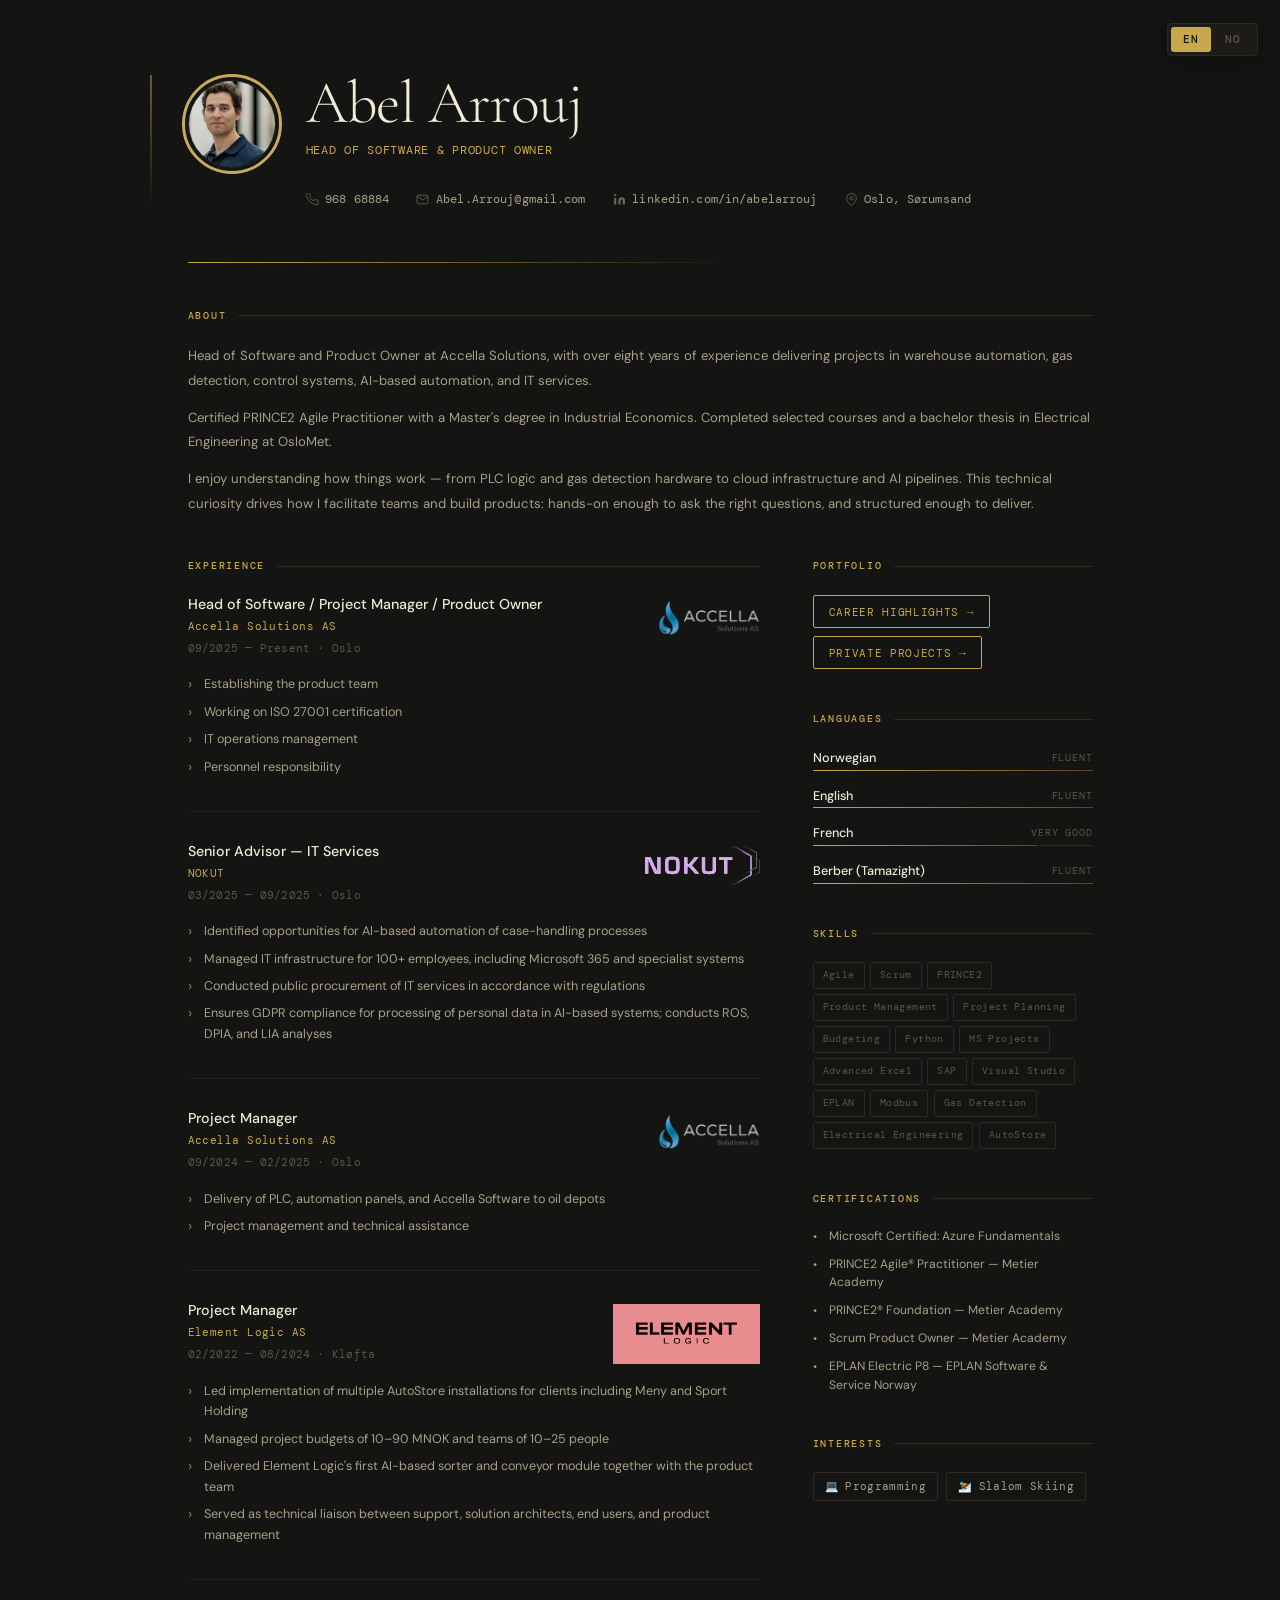
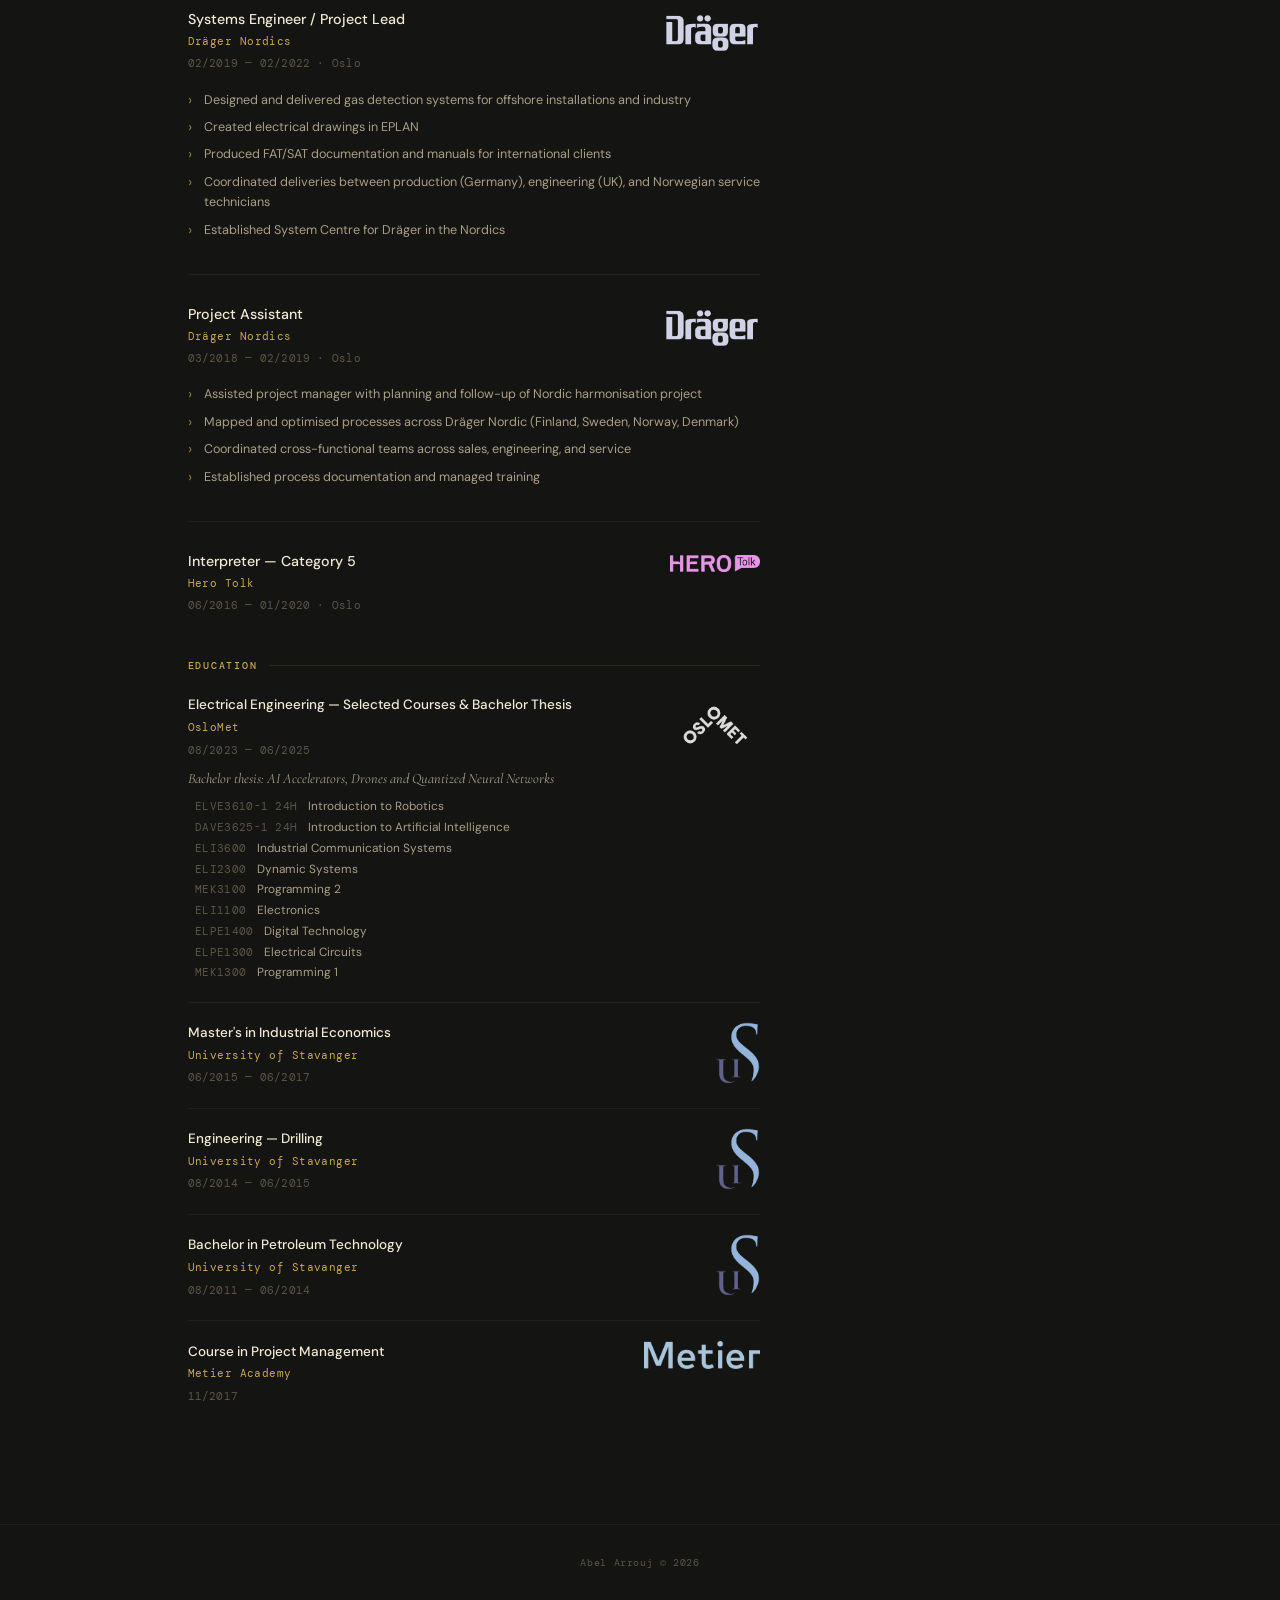
<file: index.html>
<!DOCTYPE html>
<html lang="en">
<head>
  <meta charset="UTF-8" />
  <meta name="viewport" content="width=device-width, initial-scale=1.0" />
  <title>Abel Arrouj — CV</title>
  <link rel="preconnect" href="https://fonts.googleapis.com" />
  <link rel="preconnect" href="https://fonts.gstatic.com" crossorigin />
  <link href="https://fonts.googleapis.com/css2?family=Cormorant+Garamond:wght@300;400;500&family=DM+Sans:wght@300;400;500&family=DM+Mono:wght@400;500&display=swap" rel="stylesheet" />
  <link rel="stylesheet" href="style.css" />
</head>
<body>
  <!-- Language toggle -->
  <div class="lang-toggle">
    <a href="index.html" class="lang-btn active">EN</a>
    <a href="index-no.html" class="lang-btn">NO</a>
  </div>

  <main class="container">
    <!-- Header -->
    <header class="header anim-1">
      <div class="header-name">
        <img src="mitt bilde.png" alt="Abel Arrouj" class="profile-photo" />
        <div>
          <h1>Abel Arrouj</h1>
          <p class="header-title">Head of Software &amp; Product Owner</p>
        </div>
      </div>
      <div class="header-meta">
        <a href="tel:96868884" class="meta-item">
          <svg viewBox="0 0 24 24" fill="none" stroke="currentColor" stroke-width="1.5"><path d="M22 16.92v3a2 2 0 01-2.18 2 19.79 19.79 0 01-8.63-3.07A19.5 19.5 0 013.07 10.8 19.79 19.79 0 01.22 2.18 2 2 0 012.18 0h3a2 2 0 012 1.72c.127.96.361 1.903.7 2.81a2 2 0 01-.45 2.11L6.91 7.91a16 16 0 006.29 6.29l1.28-1.28a2 2 0 012.11-.45c.907.339 1.85.573 2.81.7A2 2 0 0122 16.92z"/></svg>
          968 68884
        </a>
        <a href="mailto:Abel.Arrouj@gmail.com" class="meta-item">
          <svg viewBox="0 0 24 24" fill="none" stroke="currentColor" stroke-width="1.5"><path d="M4 4h16c1.1 0 2 .9 2 2v12c0 1.1-.9 2-2 2H4c-1.1 0-2-.9-2-2V6c0-1.1.9-2 2-2z"/><polyline points="22,6 12,13 2,6"/></svg>
          Abel.Arrouj@gmail.com
        </a>
        <a href="https://www.linkedin.com/in/abelarrouj/" target="_blank" class="meta-item">
          <svg viewBox="0 0 24 24" fill="currentColor"><path d="M16 8a6 6 0 016 6v7h-4v-7a2 2 0 00-2-2 2 2 0 00-2 2v7h-4v-7a6 6 0 016-6zM2 9h4v12H2z"/><circle cx="4" cy="4" r="2"/></svg>
          linkedin.com/in/abelarrouj
        </a>
        <span class="meta-item">
          <svg viewBox="0 0 24 24" fill="none" stroke="currentColor" stroke-width="1.5"><path d="M21 10c0 7-9 13-9 13s-9-6-9-13a9 9 0 0118 0z"/><circle cx="12" cy="10" r="3"/></svg>
          Oslo, Sørumsand
        </span>
      </div>
    </header>

    <div class="divider anim-2"></div>

    <!-- About -->
    <section class="section anim-3">
      <h2 class="section-title">About</h2>
      <p class="about-text">
        Head of Software and Product Owner at Accella Solutions, with over eight years of experience delivering projects in warehouse automation, gas detection, control systems, AI-based automation, and IT services.
      </p>
      <p class="about-text">
        Certified PRINCE2 Agile Practitioner with a Master's degree in Industrial Economics. Completed selected courses and a bachelor thesis in Electrical Engineering at OsloMet.
      </p>
      <p class="about-text">
        I enjoy understanding how things work — from PLC logic and gas detection hardware to cloud infrastructure and AI pipelines. This technical curiosity drives how I facilitate teams and build products: hands-on enough to ask the right questions, and structured enough to deliver.
      </p>
    </section>

    <div class="grid-layout anim-4">
      <!-- Left column -->
      <div class="col-main">

        <!-- Experience -->
        <section class="section">
          <h2 class="section-title">Experience</h2>

          <div class="job">
            <div class="job-header">
              <div>
                <h3 class="job-title">Head of Software / Project Manager / Product Owner</h3>
                <span class="job-company">Accella Solutions AS</span>
                <span class="job-date">09/2025 — Present · Oslo</span>
              </div>
              <div class="job-meta">
                <img src="logos/accella.png" alt="Accella" class="company-logo">
              </div>
            </div>
            <ul class="job-bullets">
              <li>Establishing the product team</li>
              <li>Working on ISO 27001 certification</li>
              <li>IT operations management</li>
              <li>Personnel responsibility</li>
            </ul>
          </div>

          <div class="job">
            <div class="job-header">
              <div>
                <h3 class="job-title">Senior Advisor — IT Services</h3>
                <span class="job-company">NOKUT</span>
                <span class="job-date">03/2025 — 09/2025 · Oslo</span>
              </div>
              <div class="job-meta">
                <img src="logos/nokut-logo.svg" alt="NOKUT" class="company-logo">
              </div>
            </div>
            <ul class="job-bullets">
              <li>Identified opportunities for AI-based automation of case-handling processes</li>
              <li>Managed IT infrastructure for 100+ employees, including Microsoft 365 and specialist systems</li>
              <li>Conducted public procurement of IT services in accordance with regulations</li>
              <li>Ensures GDPR compliance for processing of personal data in AI-based systems; conducts ROS, DPIA, and LIA analyses</li>
            </ul>
          </div>

          <div class="job">
            <div class="job-header">
              <div>
                <h3 class="job-title">Project Manager</h3>
                <span class="job-company">Accella Solutions AS</span>
                <span class="job-date">09/2024 — 02/2025 · Oslo</span>
              </div>
              <div class="job-meta">
                <img src="logos/accella.png" alt="Accella" class="company-logo">
              </div>
            </div>
            <ul class="job-bullets">
              <li>Delivery of PLC, automation panels, and Accella Software to oil depots</li>
              <li>Project management and technical assistance</li>
            </ul>
          </div>

          <div class="job">
            <div class="job-header">
              <div>
                <h3 class="job-title">Project Manager</h3>
                <span class="job-company">Element Logic AS</span>
                <span class="job-date">02/2022 — 08/2024 · Kløfta</span>
              </div>
              <div class="job-meta">
                <img src="logos/Elogo.jpg" alt="Element Logic" class="company-logo">
              </div>
            </div>
            <ul class="job-bullets">
              <li>Led implementation of multiple AutoStore installations for clients including Meny and Sport Holding</li>
              <li>Managed project budgets of 10–90 MNOK and teams of 10–25 people</li>
              <li>Delivered Element Logic's first AI-based sorter and conveyor module together with the product team</li>
              <li>Served as technical liaison between support, solution architects, end users, and product management</li>
            </ul>
          </div>

          <div class="job">
            <div class="job-header">
              <div>
                <h3 class="job-title">Systems Engineer / Project Lead</h3>
                <span class="job-company">Dräger Nordics</span>
                <span class="job-date">02/2019 — 02/2022 · Oslo</span>
              </div>
              <div class="job-meta">
                <img src="logos/Dlogo.jpg" alt="Dräger" class="company-logo">
              </div>
            </div>
            <ul class="job-bullets">
              <li>Designed and delivered gas detection systems for offshore installations and industry</li>
              <li>Created electrical drawings in EPLAN</li>
              <li>Produced FAT/SAT documentation and manuals for international clients</li>
              <li>Coordinated deliveries between production (Germany), engineering (UK), and Norwegian service technicians</li>
              <li>Established System Centre for Dräger in the Nordics</li>
            </ul>
          </div>

          <div class="job">
            <div class="job-header">
              <div>
                <h3 class="job-title">Project Assistant</h3>
                <span class="job-company">Dräger Nordics</span>
                <span class="job-date">03/2018 — 02/2019 · Oslo</span>
              </div>
              <div class="job-meta">
                <img src="logos/Dlogo.jpg" alt="Dräger" class="company-logo">
              </div>
            </div>
            <ul class="job-bullets">
              <li>Assisted project manager with planning and follow-up of Nordic harmonisation project</li>
              <li>Mapped and optimised processes across Dräger Nordic (Finland, Sweden, Norway, Denmark)</li>
              <li>Coordinated cross-functional teams across sales, engineering, and service</li>
              <li>Established process documentation and managed training</li>
            </ul>
          </div>

          <div class="job">
            <div class="job-header">
              <div>
                <h3 class="job-title">Interpreter — Category 5</h3>
                <span class="job-company">Hero Tolk</span>
                <span class="job-date">06/2016 — 01/2020 · Oslo</span>
              </div>
              <div class="job-meta">
                <img src="logos/logo_hero_tolk_rgb.webp" alt="Hero Tolk" class="company-logo">
              </div>
            </div>
          </div>
        </section>

        <!-- Education -->
        <section class="section">
          <h2 class="section-title">Education</h2>

          <div class="edu-item">
            <div class="edu-header">
              <div>
                <h3 class="edu-degree">Electrical Engineering — Selected Courses &amp; Bachelor Thesis</h3>
                <span class="edu-school">OsloMet</span>
                <span class="edu-date">08/2023 — 06/2025</span>
              </div>
              <img src="logos/oslometlogo.jpg" alt="OsloMet" class="edu-logo">
            </div>
            <p class="edu-thesis">Bachelor thesis: AI Accelerators, Drones and Quantized Neural Networks</p>
            <ul class="edu-courses">
              <li><span class="course-code">ELVE3610-1 24H</span> Introduction to Robotics</li>
              <li><span class="course-code">DAVE3625-1 24H</span> Introduction to Artificial Intelligence</li>
              <li><span class="course-code">ELI3600</span> Industrial Communication Systems</li>
              <li><span class="course-code">ELI2300</span> Dynamic Systems</li>
              <li><span class="course-code">MEK3100</span> Programming 2</li>
              <li><span class="course-code">ELI1100</span> Electronics</li>
              <li><span class="course-code">ELPE1400</span> Digital Technology</li>
              <li><span class="course-code">ELPE1300</span> Electrical Circuits</li>
              <li><span class="course-code">MEK1300</span> Programming 1</li>
            </ul>
          </div>

          <div class="edu-item">
            <div class="edu-header">
              <div>
                <h3 class="edu-degree">Master's in Industrial Economics</h3>
                <span class="edu-school">University of Stavanger</span>
                <span class="edu-date">06/2015 — 06/2017</span>
              </div>
              <img src="logos/uislogo.jpg" alt="University of Stavanger" class="edu-logo">
            </div>
          </div>

          <div class="edu-item">
            <div class="edu-header">
              <div>
                <h3 class="edu-degree">Engineering — Drilling</h3>
                <span class="edu-school">University of Stavanger</span>
                <span class="edu-date">08/2014 — 06/2015</span>
              </div>
              <img src="logos/uislogo.jpg" alt="University of Stavanger" class="edu-logo">
            </div>
          </div>

          <div class="edu-item">
            <div class="edu-header">
              <div>
                <h3 class="edu-degree">Bachelor in Petroleum Technology</h3>
                <span class="edu-school">University of Stavanger</span>
                <span class="edu-date">08/2011 — 06/2014</span>
              </div>
              <img src="logos/uislogo.jpg" alt="University of Stavanger" class="edu-logo">
            </div>
          </div>

          <div class="edu-item">
            <div class="edu-header">
              <div>
                <h3 class="edu-degree">Course in Project Management</h3>
                <span class="edu-school">Metier Academy</span>
                <span class="edu-date">11/2017</span>
              </div>
              <img src="logos/metier.png" alt="Metier Academy" class="edu-logo">
            </div>
          </div>
        </section>

      </div>

      <!-- Right column -->
      <div class="col-side">

        <!-- Portfolio -->
        <section class="section">
          <h2 class="section-title">Portfolio</h2>
          <a href="career-highlights.html" class="portfolio-link">Career Highlights →</a>
          <a href="projects.html" class="portfolio-link" style="margin-top:0.5rem">Private Projects →</a>
        </section>

        <!-- Languages -->
        <section class="section">
          <h2 class="section-title">Languages</h2>
          <div class="lang-list">
            <div class="lang-item">
              <span class="lang-name">Norwegian</span>
              <span class="lang-level">Fluent</span>
              <div class="lang-bar"><div class="lang-fill" style="width:100%"></div></div>
            </div>
            <div class="lang-item">
              <span class="lang-name">English</span>
              <span class="lang-level">Fluent</span>
              <div class="lang-bar"><div class="lang-fill" style="width:100%"></div></div>
            </div>
            <div class="lang-item">
              <span class="lang-name">French</span>
              <span class="lang-level">Very good</span>
              <div class="lang-bar"><div class="lang-fill" style="width:80%"></div></div>
            </div>
            <div class="lang-item">
              <span class="lang-name">Berber (Tamazight)</span>
              <span class="lang-level">Fluent</span>
              <div class="lang-bar"><div class="lang-fill" style="width:100%"></div></div>
            </div>
          </div>
        </section>

        <!-- Skills -->
        <section class="section">
          <h2 class="section-title">Skills</h2>
          <div class="skills-grid">
            <span class="skill-tag">Agile</span>
            <span class="skill-tag">Scrum</span>
            <span class="skill-tag">PRINCE2</span>
            <span class="skill-tag">Product Management</span>
            <span class="skill-tag">Project Planning</span>
            <span class="skill-tag">Budgeting</span>
            <span class="skill-tag">Python</span>
            <span class="skill-tag">MS Projects</span>
            <span class="skill-tag">Advanced Excel</span>
            <span class="skill-tag">SAP</span>
            <span class="skill-tag">Visual Studio</span>
            <span class="skill-tag">EPLAN</span>
            <span class="skill-tag">Modbus</span>
            <span class="skill-tag">Gas Detection</span>
            <span class="skill-tag">Electrical Engineering</span>
            <span class="skill-tag">AutoStore</span>
          </div>
        </section>

        <!-- Certifications -->
        <section class="section">
          <h2 class="section-title">Certifications</h2>
          <ul class="cert-list">
            <li>Microsoft Certified: Azure Fundamentals</li>
            <li>PRINCE2 Agile® Practitioner — Metier Academy</li>
            <li>PRINCE2® Foundation — Metier Academy</li>
            <li>Scrum Product Owner — Metier Academy</li>
            <li>EPLAN Electric P8 — EPLAN Software &amp; Service Norway</li>
          </ul>
        </section>

        <!-- Interests -->
        <section class="section">
          <h2 class="section-title">Interests</h2>
          <div class="interests">
            <span class="interest-item">💻 Programming</span>
            <span class="interest-item">⛷️ Slalom Skiing</span>
          </div>
        </section>


      </div>
    </div>
  </main>

  <footer class="footer">
    <p>Abel Arrouj &copy; 2026</p>
  </footer>
</body>
</html>
</file>
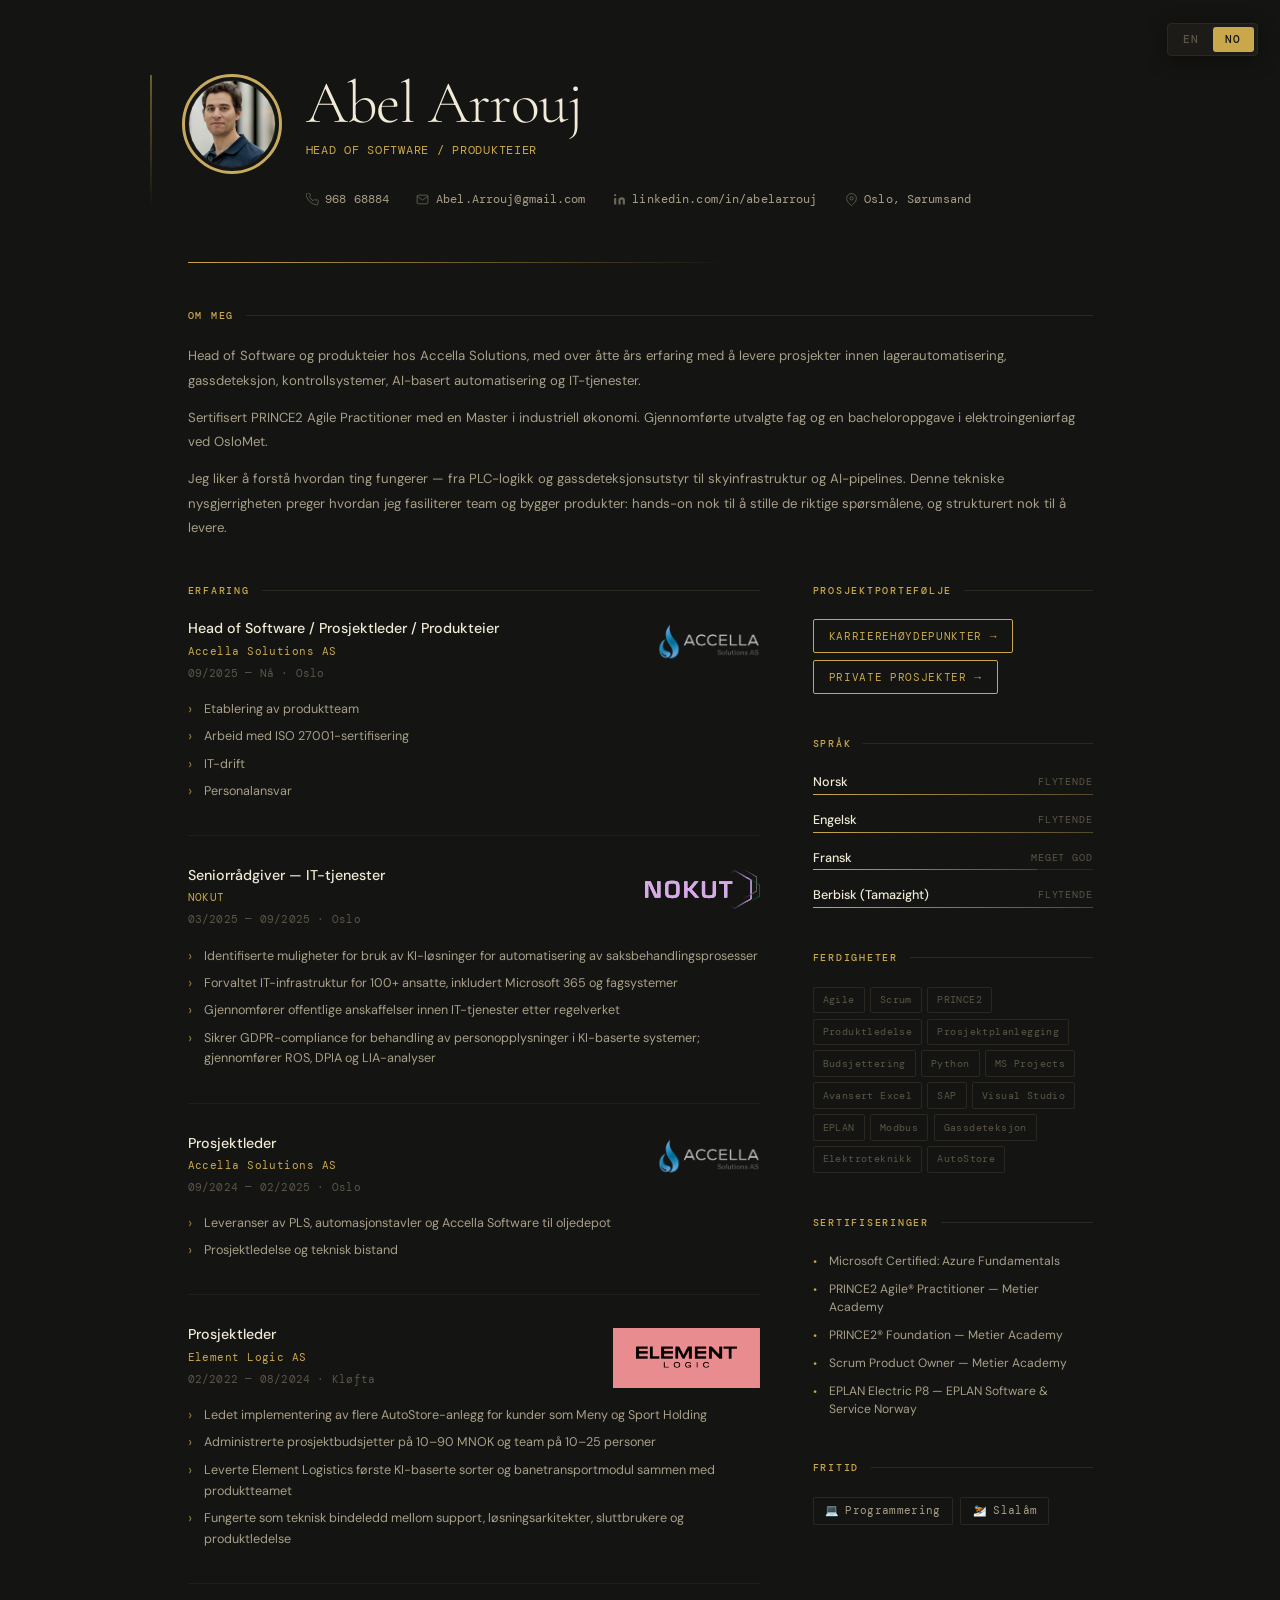
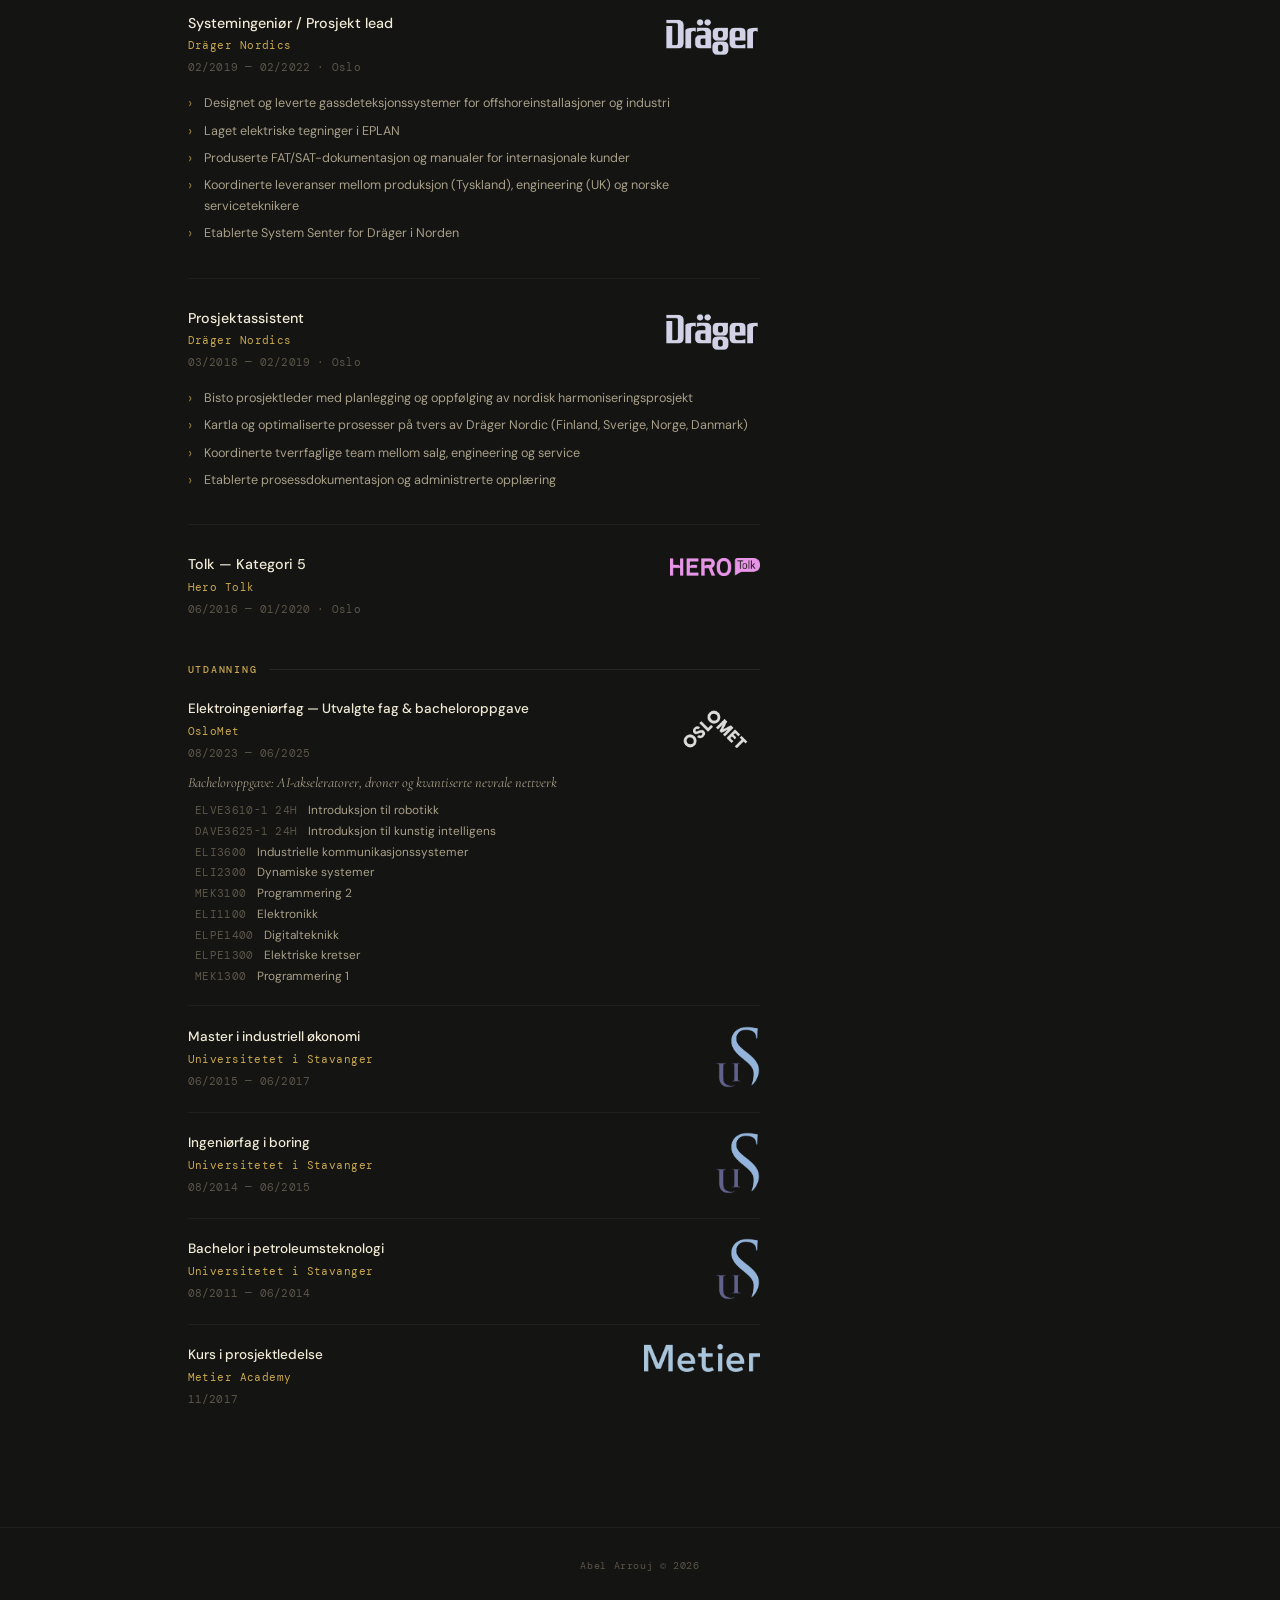
<file: index-no.html>
<!DOCTYPE html>
<html lang="no">
<head>
  <meta charset="UTF-8" />
  <meta name="viewport" content="width=device-width, initial-scale=1.0" />
  <title>Abel Arrouj — CV</title>
  <link rel="preconnect" href="https://fonts.googleapis.com" />
  <link rel="preconnect" href="https://fonts.gstatic.com" crossorigin />
  <link href="https://fonts.googleapis.com/css2?family=Cormorant+Garamond:wght@300;400;500&family=DM+Sans:wght@300;400;500&family=DM+Mono:wght@400;500&display=swap" rel="stylesheet" />
  <link rel="stylesheet" href="style.css" />
</head>
<body>
  <!-- Language toggle -->
  <div class="lang-toggle">
    <a href="index.html" class="lang-btn">EN</a>
    <a href="index-no.html" class="lang-btn active">NO</a>
  </div>

  <main class="container">
    <!-- Header -->
    <header class="header anim-1">
      <div class="header-name">
        <img src="mitt bilde.png" alt="Abel Arrouj" class="profile-photo" />
        <div>
          <h1>Abel Arrouj</h1>
          <p class="header-title">Head of Software / Produkteier</p>
        </div>
      </div>
      <div class="header-meta">
        <a href="tel:96868884" class="meta-item">
          <svg viewBox="0 0 24 24" fill="none" stroke="currentColor" stroke-width="1.5"><path d="M22 16.92v3a2 2 0 01-2.18 2 19.79 19.79 0 01-8.63-3.07A19.5 19.5 0 013.07 10.8 19.79 19.79 0 01.22 2.18 2 2 0 012.18 0h3a2 2 0 012 1.72c.127.96.361 1.903.7 2.81a2 2 0 01-.45 2.11L6.91 7.91a16 16 0 006.29 6.29l1.28-1.28a2 2 0 012.11-.45c.907.339 1.85.573 2.81.7A2 2 0 0122 16.92z"/></svg>
          968 68884
        </a>
        <a href="mailto:Abel.Arrouj@gmail.com" class="meta-item">
          <svg viewBox="0 0 24 24" fill="none" stroke="currentColor" stroke-width="1.5"><path d="M4 4h16c1.1 0 2 .9 2 2v12c0 1.1-.9 2-2 2H4c-1.1 0-2-.9-2-2V6c0-1.1.9-2 2-2z"/><polyline points="22,6 12,13 2,6"/></svg>
          Abel.Arrouj@gmail.com
        </a>
        <a href="https://www.linkedin.com/in/abelarrouj/" target="_blank" class="meta-item">
          <svg viewBox="0 0 24 24" fill="currentColor"><path d="M16 8a6 6 0 016 6v7h-4v-7a2 2 0 00-2-2 2 2 0 00-2 2v7h-4v-7a6 6 0 016-6zM2 9h4v12H2z"/><circle cx="4" cy="4" r="2"/></svg>
          linkedin.com/in/abelarrouj
        </a>
        <span class="meta-item">
          <svg viewBox="0 0 24 24" fill="none" stroke="currentColor" stroke-width="1.5"><path d="M21 10c0 7-9 13-9 13s-9-6-9-13a9 9 0 0118 0z"/><circle cx="12" cy="10" r="3"/></svg>
          Oslo, Sørumsand
        </span>
      </div>
    </header>

    <div class="divider anim-2"></div>

    <!-- Om meg -->
    <section class="section anim-3">
      <h2 class="section-title">Om meg</h2>
      <p class="about-text">
        Head of Software og produkteier hos Accella Solutions, med over åtte års erfaring med å levere prosjekter innen lagerautomatisering, gassdeteksjon, kontrollsystemer, AI-basert automatisering og IT-tjenester.
      </p>
      <p class="about-text">
        Sertifisert PRINCE2 Agile Practitioner med en Master i industriell økonomi. Gjennomførte utvalgte fag og en bacheloroppgave i elektroingeniørfag ved OsloMet.
      </p>
      <p class="about-text">
        Jeg liker å forstå hvordan ting fungerer — fra PLC-logikk og gassdeteksjonsutstyr til skyinfrastruktur og AI-pipelines. Denne tekniske nysgjerrigheten preger hvordan jeg fasiliterer team og bygger produkter: hands-on nok til å stille de riktige spørsmålene, og strukturert nok til å levere.
      </p>
    </section>

    <div class="grid-layout anim-4">
      <!-- Venstre kolonne -->
      <div class="col-main">

        <!-- Erfaring -->
        <section class="section">
          <h2 class="section-title">Erfaring</h2>

          <div class="job">
            <div class="job-header">
              <div>
                <h3 class="job-title">Head of Software / Prosjektleder / Produkteier</h3>
                <span class="job-company">Accella Solutions AS</span>
                <span class="job-date">09/2025 — Nå · Oslo</span>
              </div>
              <div class="job-meta">
                <img src="logos/accella.png" alt="Accella" class="company-logo">
              </div>
            </div>
            <ul class="job-bullets">
              <li>Etablering av produktteam</li>
              <li>Arbeid med ISO 27001-sertifisering</li>
              <li>IT-drift</li>
              <li>Personalansvar</li>
            </ul>
          </div>

          <div class="job">
            <div class="job-header">
              <div>
                <h3 class="job-title">Seniorrådgiver — IT-tjenester</h3>
                <span class="job-company">NOKUT</span>
                <span class="job-date">03/2025 — 09/2025 · Oslo</span>
              </div>
              <div class="job-meta">
                <img src="logos/nokut-logo.svg" alt="NOKUT" class="company-logo">
              </div>
            </div>
            <ul class="job-bullets">
              <li>Identifiserte muligheter for bruk av KI-løsninger for automatisering av saksbehandlingsprosesser</li>
              <li>Forvaltet IT-infrastruktur for 100+ ansatte, inkludert Microsoft 365 og fagsystemer</li>
              <li>Gjennomfører offentlige anskaffelser innen IT-tjenester etter regelverket</li>
              <li>Sikrer GDPR-compliance for behandling av personopplysninger i KI-baserte systemer; gjennomfører ROS, DPIA og LIA-analyser</li>
            </ul>
          </div>

          <div class="job">
            <div class="job-header">
              <div>
                <h3 class="job-title">Prosjektleder</h3>
                <span class="job-company">Accella Solutions AS</span>
                <span class="job-date">09/2024 — 02/2025 · Oslo</span>
              </div>
              <div class="job-meta">
                <img src="logos/accella.png" alt="Accella" class="company-logo">
              </div>
            </div>
            <ul class="job-bullets">
              <li>Leveranser av PLS, automasjonstavler og Accella Software til oljedepot</li>
              <li>Prosjektledelse og teknisk bistand</li>
            </ul>
          </div>

          <div class="job">
            <div class="job-header">
              <div>
                <h3 class="job-title">Prosjektleder</h3>
                <span class="job-company">Element Logic AS</span>
                <span class="job-date">02/2022 — 08/2024 · Kløfta</span>
              </div>
              <div class="job-meta">
                <img src="logos/Elogo.jpg" alt="Element Logic" class="company-logo">
              </div>
            </div>
            <ul class="job-bullets">
              <li>Ledet implementering av flere AutoStore-anlegg for kunder som Meny og Sport Holding</li>
              <li>Administrerte prosjektbudsjetter på 10–90 MNOK og team på 10–25 personer</li>
              <li>Leverte Element Logistics første KI-baserte sorter og banetransportmodul sammen med produktteamet</li>
              <li>Fungerte som teknisk bindeledd mellom support, løsningsarkitekter, sluttbrukere og produktledelse</li>
            </ul>
          </div>

          <div class="job">
            <div class="job-header">
              <div>
                <h3 class="job-title">Systemingeniør / Prosjekt lead</h3>
                <span class="job-company">Dräger Nordics</span>
                <span class="job-date">02/2019 — 02/2022 · Oslo</span>
              </div>
              <div class="job-meta">
                <img src="logos/Dlogo.jpg" alt="Dräger" class="company-logo">
              </div>
            </div>
            <ul class="job-bullets">
              <li>Designet og leverte gassdeteksjonssystemer for offshoreinstallasjoner og industri</li>
              <li>Laget elektriske tegninger i EPLAN</li>
              <li>Produserte FAT/SAT-dokumentasjon og manualer for internasjonale kunder</li>
              <li>Koordinerte leveranser mellom produksjon (Tyskland), engineering (UK) og norske serviceteknikere</li>
              <li>Etablerte System Senter for Dräger i Norden</li>
            </ul>
          </div>

          <div class="job">
            <div class="job-header">
              <div>
                <h3 class="job-title">Prosjektassistent</h3>
                <span class="job-company">Dräger Nordics</span>
                <span class="job-date">03/2018 — 02/2019 · Oslo</span>
              </div>
              <div class="job-meta">
                <img src="logos/Dlogo.jpg" alt="Dräger" class="company-logo">
              </div>
            </div>
            <ul class="job-bullets">
              <li>Bisto prosjektleder med planlegging og oppfølging av nordisk harmoniseringsprosjekt</li>
              <li>Kartla og optimaliserte prosesser på tvers av Dräger Nordic (Finland, Sverige, Norge, Danmark)</li>
              <li>Koordinerte tverrfaglige team mellom salg, engineering og service</li>
              <li>Etablerte prosessdokumentasjon og administrerte opplæring</li>
            </ul>
          </div>

          <div class="job">
            <div class="job-header">
              <div>
                <h3 class="job-title">Tolk — Kategori 5</h3>
                <span class="job-company">Hero Tolk</span>
                <span class="job-date">06/2016 — 01/2020 · Oslo</span>
              </div>
              <div class="job-meta">
                <img src="logos/logo_hero_tolk_rgb.webp" alt="Hero Tolk" class="company-logo">
              </div>
            </div>
          </div>
        </section>

        <!-- Utdanning -->
        <section class="section">
          <h2 class="section-title">Utdanning</h2>

          <div class="edu-item">
            <div class="edu-header">
              <div>
                <h3 class="edu-degree">Elektroingeniørfag — Utvalgte fag &amp; bacheloroppgave</h3>
                <span class="edu-school">OsloMet</span>
                <span class="edu-date">08/2023 — 06/2025</span>
              </div>
              <img src="logos/oslometlogo.jpg" alt="OsloMet" class="edu-logo">
            </div>
            <p class="edu-thesis">Bacheloroppgave: AI-akseleratorer, droner og kvantiserte nevrale nettverk</p>
            <ul class="edu-courses">
              <li><span class="course-code">ELVE3610-1 24H</span> Introduksjon til robotikk</li>
              <li><span class="course-code">DAVE3625-1 24H</span> Introduksjon til kunstig intelligens</li>
              <li><span class="course-code">ELI3600</span> Industrielle kommunikasjonssystemer</li>
              <li><span class="course-code">ELI2300</span> Dynamiske systemer</li>
              <li><span class="course-code">MEK3100</span> Programmering 2</li>
              <li><span class="course-code">ELI1100</span> Elektronikk</li>
              <li><span class="course-code">ELPE1400</span> Digitalteknikk</li>
              <li><span class="course-code">ELPE1300</span> Elektriske kretser</li>
              <li><span class="course-code">MEK1300</span> Programmering 1</li>
            </ul>
          </div>

          <div class="edu-item">
            <div class="edu-header">
              <div>
                <h3 class="edu-degree">Master i industriell økonomi</h3>
                <span class="edu-school">Universitetet i Stavanger</span>
                <span class="edu-date">06/2015 — 06/2017</span>
              </div>
              <img src="logos/uislogo.jpg" alt="Universitetet i Stavanger" class="edu-logo">
            </div>
          </div>

          <div class="edu-item">
            <div class="edu-header">
              <div>
                <h3 class="edu-degree">Ingeniørfag i boring</h3>
                <span class="edu-school">Universitetet i Stavanger</span>
                <span class="edu-date">08/2014 — 06/2015</span>
              </div>
              <img src="logos/uislogo.jpg" alt="Universitetet i Stavanger" class="edu-logo">
            </div>
          </div>

          <div class="edu-item">
            <div class="edu-header">
              <div>
                <h3 class="edu-degree">Bachelor i petroleumsteknologi</h3>
                <span class="edu-school">Universitetet i Stavanger</span>
                <span class="edu-date">08/2011 — 06/2014</span>
              </div>
              <img src="logos/uislogo.jpg" alt="Universitetet i Stavanger" class="edu-logo">
            </div>
          </div>

          <div class="edu-item">
            <div class="edu-header">
              <div>
                <h3 class="edu-degree">Kurs i prosjektledelse</h3>
                <span class="edu-school">Metier Academy</span>
                <span class="edu-date">11/2017</span>
              </div>
              <img src="logos/metier.png" alt="Metier Academy" class="edu-logo">
            </div>
          </div>
        </section>

      </div>

      <!-- Høyre kolonne -->
      <div class="col-side">

        <!-- Prosjektportefølje -->
        <section class="section">
          <h2 class="section-title">Prosjektportefølje</h2>
          <a href="career-highlights-no.html" class="portfolio-link">Karrierehøydepunkter →</a>
          <a href="projects-no.html" class="portfolio-link" style="margin-top:0.5rem">Private prosjekter →</a>
        </section>

        <!-- Språk -->
        <section class="section">
          <h2 class="section-title">Språk</h2>
          <div class="lang-list">
            <div class="lang-item">
              <span class="lang-name">Norsk</span>
              <span class="lang-level">Flytende</span>
              <div class="lang-bar"><div class="lang-fill" style="width:100%"></div></div>
            </div>
            <div class="lang-item">
              <span class="lang-name">Engelsk</span>
              <span class="lang-level">Flytende</span>
              <div class="lang-bar"><div class="lang-fill" style="width:100%"></div></div>
            </div>
            <div class="lang-item">
              <span class="lang-name">Fransk</span>
              <span class="lang-level">Meget god</span>
              <div class="lang-bar"><div class="lang-fill" style="width:80%"></div></div>
            </div>
            <div class="lang-item">
              <span class="lang-name">Berbisk (Tamazight)</span>
              <span class="lang-level">Flytende</span>
              <div class="lang-bar"><div class="lang-fill" style="width:100%"></div></div>
            </div>
          </div>
        </section>

        <!-- Ferdigheter -->
        <section class="section">
          <h2 class="section-title">Ferdigheter</h2>
          <div class="skills-grid">
            <span class="skill-tag">Agile</span>
            <span class="skill-tag">Scrum</span>
            <span class="skill-tag">PRINCE2</span>
            <span class="skill-tag">Produktledelse</span>
            <span class="skill-tag">Prosjektplanlegging</span>
            <span class="skill-tag">Budsjettering</span>
            <span class="skill-tag">Python</span>
            <span class="skill-tag">MS Projects</span>
            <span class="skill-tag">Avansert Excel</span>
            <span class="skill-tag">SAP</span>
            <span class="skill-tag">Visual Studio</span>
            <span class="skill-tag">EPLAN</span>
            <span class="skill-tag">Modbus</span>
            <span class="skill-tag">Gassdeteksjon</span>
            <span class="skill-tag">Elektroteknikk</span>
            <span class="skill-tag">AutoStore</span>
          </div>
        </section>

        <!-- Sertifiseringer -->
        <section class="section">
          <h2 class="section-title">Sertifiseringer</h2>
          <ul class="cert-list">
            <li>Microsoft Certified: Azure Fundamentals</li>
            <li>PRINCE2 Agile® Practitioner — Metier Academy</li>
            <li>PRINCE2® Foundation — Metier Academy</li>
            <li>Scrum Product Owner — Metier Academy</li>
            <li>EPLAN Electric P8 — EPLAN Software &amp; Service Norway</li>
          </ul>
        </section>

        <!-- Fritid -->
        <section class="section">
          <h2 class="section-title">Fritid</h2>
          <div class="interests">
            <span class="interest-item">💻 Programmering</span>
            <span class="interest-item">⛷️ Slalåm</span>
          </div>
        </section>


      </div>
    </div>
  </main>

  <footer class="footer">
    <p>Abel Arrouj &copy; 2026</p>
  </footer>
</body>
</html>
</file>
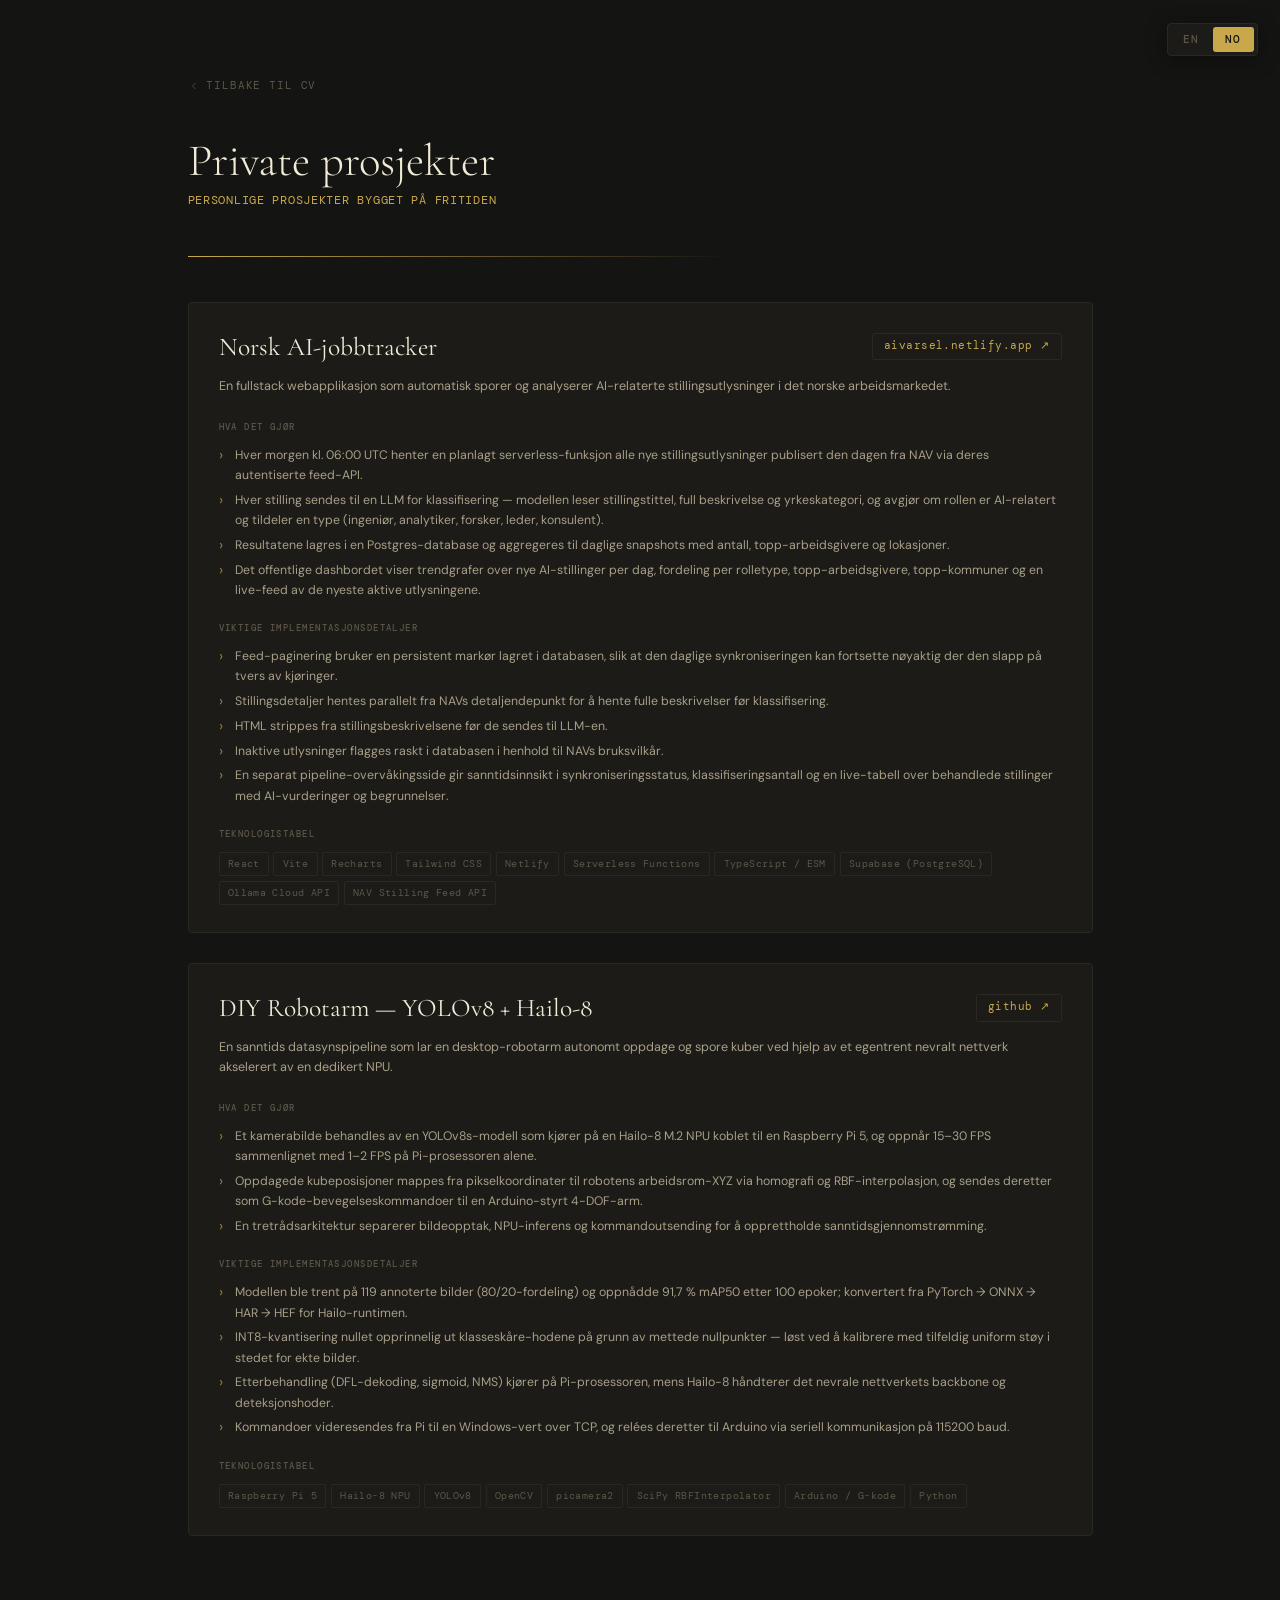
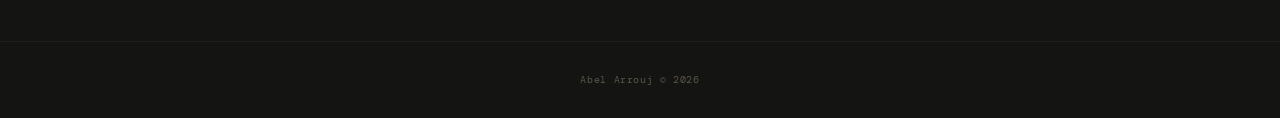
<file: projects-no.html>
<!DOCTYPE html>
<html lang="no">
<head>
  <meta charset="UTF-8" />
  <meta name="viewport" content="width=device-width, initial-scale=1.0" />
  <title>Abel Arrouj — Private prosjekter</title>
  <link rel="preconnect" href="https://fonts.googleapis.com" />
  <link rel="preconnect" href="https://fonts.gstatic.com" crossorigin />
  <link href="https://fonts.googleapis.com/css2?family=Cormorant+Garamond:wght@300;400;500&family=DM+Sans:wght@300;400;500&family=DM+Mono:wght@400;500&display=swap" rel="stylesheet" />
  <link rel="stylesheet" href="style.css" />
  <style>
    .back-link {
      display: inline-flex;
      align-items: center;
      gap: 0.45rem;
      font-size: 0.72rem;
      font-family: var(--font-mono);
      letter-spacing: 0.08em;
      text-transform: uppercase;
      color: var(--text-muted);
      text-decoration: none;
      transition: color 0.2s;
      margin-bottom: 3rem;
    }
    .back-link:hover { color: var(--accent); }
    .back-link svg { width: 12px; height: 12px; }

    .project-card {
      background: var(--surface);
      border: 1px solid var(--border);
      border-radius: var(--radius);
      padding: 2rem 2rem 1.8rem;
      margin-bottom: 2rem;
      position: relative;
      transition: border-color 0.2s;
    }
    .project-card:hover {
      border-color: var(--accent);
    }

    .project-header {
      display: flex;
      justify-content: space-between;
      align-items: flex-start;
      gap: 1.5rem;
      margin-bottom: 1rem;
    }

    .project-title {
      font-family: var(--font-display);
      font-size: 1.7rem;
      font-weight: 400;
      color: var(--text-primary);
      line-height: 1.1;
    }

    .project-url {
      font-size: 0.7rem;
      font-family: var(--font-mono);
      color: var(--accent);
      text-decoration: none;
      border: 1px solid var(--border);
      padding: 0.3rem 0.75rem;
      border-radius: 2px;
      white-space: nowrap;
      flex-shrink: 0;
      letter-spacing: 0.04em;
      transition: all 0.2s;
    }
    .project-url:hover {
      border-color: var(--accent);
      background: var(--accent-dim);
    }

    .project-tagline {
      font-size: 0.84rem;
      color: var(--text-secondary);
      margin-bottom: 1.6rem;
      line-height: 1.6;
    }

    .project-section-label {
      font-size: 0.6rem;
      font-weight: 500;
      font-family: var(--font-mono);
      letter-spacing: 0.16em;
      text-transform: uppercase;
      color: var(--text-muted);
      margin-bottom: 0.7rem;
      margin-top: 1.4rem;
    }

    .project-bullets {
      list-style: none;
      padding: 0;
      display: flex;
      flex-direction: column;
      gap: 0.3rem;
    }
    .project-bullets li {
      font-size: 0.82rem;
      color: var(--text-secondary);
      padding-left: 1.1rem;
      position: relative;
      line-height: 1.65;
    }
    .project-bullets li::before {
      content: '›';
      position: absolute;
      left: 0;
      color: var(--accent);
      font-size: 1rem;
      line-height: 1.4;
      opacity: 0.7;
    }

    .tech-stack {
      display: flex;
      flex-wrap: wrap;
      gap: 0.3rem;
      margin-top: 0.7rem;
    }
    .tech-tag {
      font-size: 0.65rem;
      font-family: var(--font-mono);
      padding: 0.22rem 0.55rem;
      border-radius: 2px;
      background: transparent;
      border: 1px solid var(--border);
      color: var(--text-muted);
      letter-spacing: 0.04em;
      transition: all 0.2s;
    }
    .tech-tag:hover {
      border-color: var(--accent);
      color: var(--accent);
      background: var(--accent-dim);
    }
  </style>
</head>
<body>
  <!-- Language toggle -->
  <div class="lang-toggle">
    <a href="projects.html" class="lang-btn">EN</a>
    <a href="projects-no.html" class="lang-btn active">NO</a>
  </div>

  <main class="container">
    <a href="index-no.html" class="back-link anim-1">
      <svg viewBox="0 0 24 24" fill="none" stroke="currentColor" stroke-width="1.5"><polyline points="15 18 9 12 15 6"/></svg>
      Tilbake til CV
    </a>

    <header class="anim-1" style="margin-bottom:3rem">
      <h1 style="font-family:var(--font-display);font-size:3rem;font-weight:300;color:var(--text-primary);line-height:0.95;margin-bottom:0.6rem">Private prosjekter</h1>
      <p style="font-size:0.8rem;font-family:var(--font-mono);color:var(--accent);letter-spacing:0.06em;text-transform:uppercase">Personlige prosjekter bygget på fritiden</p>
    </header>

    <div class="divider anim-2"></div>

    <section class="anim-3">

      <!-- AI Jobs Tracker -->
      <div class="project-card">
        <div class="project-header">
          <h2 class="project-title">Norsk AI-jobbtracker</h2>
          <a href="https://aivarsel.netlify.app/" target="_blank" class="project-url">aivarsel.netlify.app ↗</a>
        </div>
        <p class="project-tagline">En fullstack webapplikasjon som automatisk sporer og analyserer AI-relaterte stillingsutlysninger i det norske arbeidsmarkedet.</p>

        <div class="project-section-label">Hva det gjør</div>
        <ul class="project-bullets">
          <li>Hver morgen kl. 06:00 UTC henter en planlagt serverless-funksjon alle nye stillingsutlysninger publisert den dagen fra NAV via deres autentiserte feed-API.</li>
          <li>Hver stilling sendes til en LLM for klassifisering — modellen leser stillingstittel, full beskrivelse og yrkeskategori, og avgjør om rollen er AI-relatert og tildeler en type (ingeniør, analytiker, forsker, leder, konsulent).</li>
          <li>Resultatene lagres i en Postgres-database og aggregeres til daglige snapshots med antall, topp-arbeidsgivere og lokasjoner.</li>
          <li>Det offentlige dashbordet viser trendgrafer over nye AI-stillinger per dag, fordeling per rolletype, topp-arbeidsgivere, topp-kommuner og en live-feed av de nyeste aktive utlysningene.</li>
        </ul>

        <div class="project-section-label">Viktige implementasjonsdetaljer</div>
        <ul class="project-bullets">
          <li>Feed-paginering bruker en persistent markør lagret i databasen, slik at den daglige synkroniseringen kan fortsette nøyaktig der den slapp på tvers av kjøringer.</li>
          <li>Stillingsdetaljer hentes parallelt fra NAVs detaljendepunkt for å hente fulle beskrivelser før klassifisering.</li>
          <li>HTML strippes fra stillingsbeskrivelsene før de sendes til LLM-en.</li>
          <li>Inaktive utlysninger flagges raskt i databasen i henhold til NAVs bruksvilkår.</li>
          <li>En separat pipeline-overvåkingsside gir sanntidsinnsikt i synkroniseringsstatus, klassifiseringsantall og en live-tabell over behandlede stillinger med AI-vurderinger og begrunnelser.</li>
        </ul>

        <div class="project-section-label">Teknologistabel</div>
        <div class="tech-stack">
          <span class="tech-tag">React</span>
          <span class="tech-tag">Vite</span>
          <span class="tech-tag">Recharts</span>
          <span class="tech-tag">Tailwind CSS</span>
          <span class="tech-tag">Netlify</span>
          <span class="tech-tag">Serverless Functions</span>
          <span class="tech-tag">TypeScript / ESM</span>
          <span class="tech-tag">Supabase (PostgreSQL)</span>
          <span class="tech-tag">Ollama Cloud API</span>
          <span class="tech-tag">NAV Stilling Feed API</span>
        </div>
      </div>

      <!-- DIY Robot Arm med Hailo-8 -->
      <div class="project-card">
        <div class="project-header">
          <h2 class="project-title">DIY Robotarm — YOLOv8 + Hailo-8</h2>
          <a href="https://github.com/abelone91/diy_robot_arm_hailo8" target="_blank" class="project-url">github ↗</a>
        </div>
        <p class="project-tagline">En sanntids datasynspipeline som lar en desktop-robotarm autonomt oppdage og spore kuber ved hjelp av et egentrent nevralt nettverk akselerert av en dedikert NPU.</p>

        <div class="project-section-label">Hva det gjør</div>
        <ul class="project-bullets">
          <li>Et kamerabilde behandles av en YOLOv8s-modell som kjører på en Hailo-8 M.2 NPU koblet til en Raspberry Pi 5, og oppnår 15–30 FPS sammenlignet med 1–2 FPS på Pi-prosessoren alene.</li>
          <li>Oppdagede kubeposisjoner mappes fra pikselkoordinater til robotens arbeidsrom-XYZ via homografi og RBF-interpolasjon, og sendes deretter som G-kode-bevegelseskommandoer til en Arduino-styrt 4-DOF-arm.</li>
          <li>En tretrådsarkitektur separerer bildeopptak, NPU-inferens og kommandoutsending for å opprettholde sanntidsgjennom­strømming.</li>
        </ul>

        <div class="project-section-label">Viktige implementasjonsdetaljer</div>
        <ul class="project-bullets">
          <li>Modellen ble trent på 119 annoterte bilder (80/20-fordeling) og oppnådde 91,7 % mAP50 etter 100 epoker; konvertert fra PyTorch → ONNX → HAR → HEF for Hailo-runtimen.</li>
          <li>INT8-kvantisering nullet opprinnelig ut klasseskåre-hodene på grunn av mettede nullpunkter — løst ved å kalibrere med tilfeldig uniform støy i stedet for ekte bilder.</li>
          <li>Etterbehandling (DFL-dekoding, sigmoid, NMS) kjører på Pi-prosessoren, mens Hailo-8 håndterer det nevrale nettverkets backbone og deteksjonshoder.</li>
          <li>Kommandoer videresendes fra Pi til en Windows-vert over TCP, og relées deretter til Arduino via seriell kommunikasjon på 115200 baud.</li>
        </ul>

        <div class="project-section-label">Teknologistabel</div>
        <div class="tech-stack">
          <span class="tech-tag">Raspberry Pi 5</span>
          <span class="tech-tag">Hailo-8 NPU</span>
          <span class="tech-tag">YOLOv8</span>
          <span class="tech-tag">OpenCV</span>
          <span class="tech-tag">picamera2</span>
          <span class="tech-tag">SciPy RBFInterpolator</span>
          <span class="tech-tag">Arduino / G-kode</span>
          <span class="tech-tag">Python</span>
        </div>
      </div>

    </section>
  </main>

  <footer class="footer">
    <p>Abel Arrouj &copy; 2026</p>
  </footer>
</body>
</html>
</file>
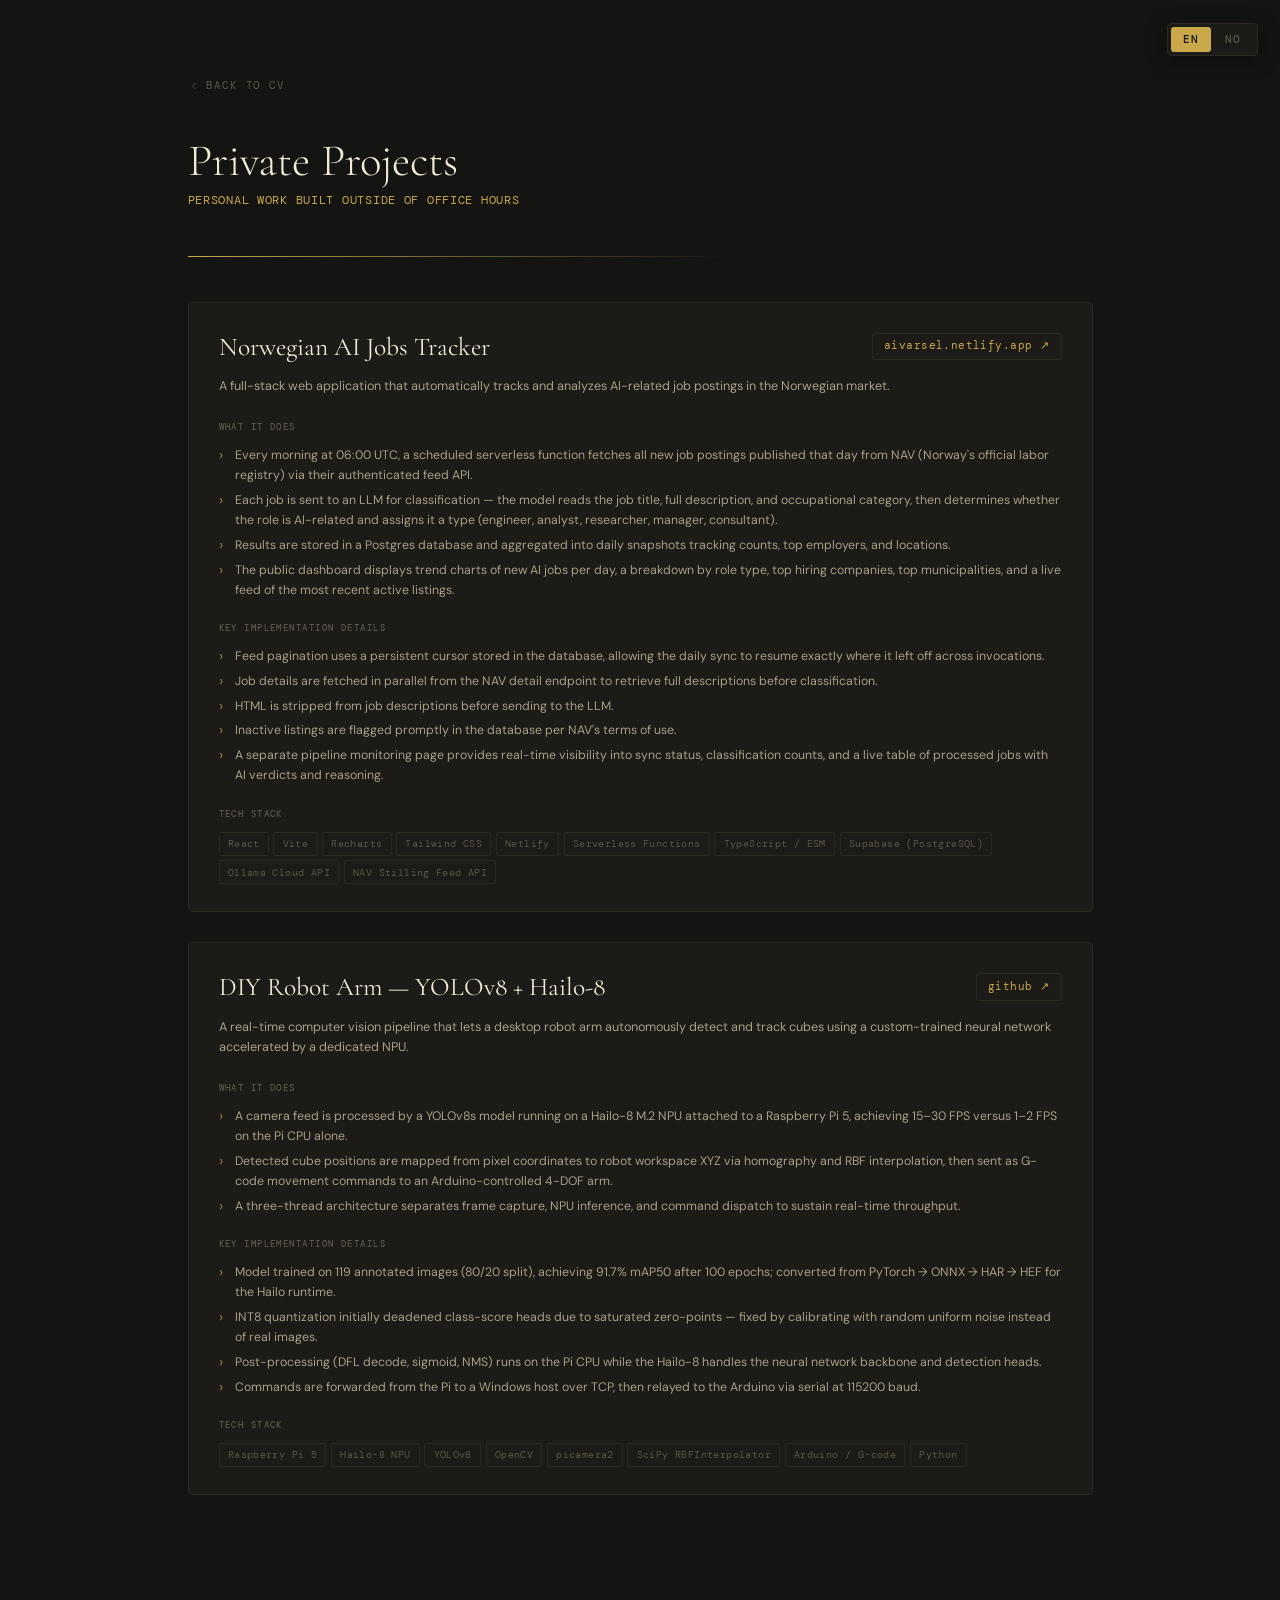
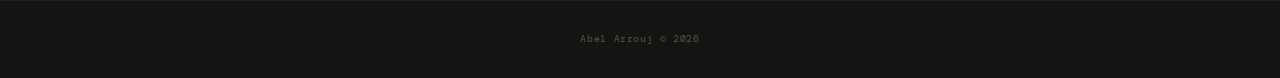
<file: projects.html>
<!DOCTYPE html>
<html lang="en">
<head>
  <meta charset="UTF-8" />
  <meta name="viewport" content="width=device-width, initial-scale=1.0" />
  <title>Abel Arrouj — Private Projects</title>
  <link rel="preconnect" href="https://fonts.googleapis.com" />
  <link rel="preconnect" href="https://fonts.gstatic.com" crossorigin />
  <link href="https://fonts.googleapis.com/css2?family=Cormorant+Garamond:wght@300;400;500&family=DM+Sans:wght@300;400;500&family=DM+Mono:wght@400;500&display=swap" rel="stylesheet" />
  <link rel="stylesheet" href="style.css" />
  <style>
    .back-link {
      display: inline-flex;
      align-items: center;
      gap: 0.45rem;
      font-size: 0.72rem;
      font-family: var(--font-mono);
      letter-spacing: 0.08em;
      text-transform: uppercase;
      color: var(--text-muted);
      text-decoration: none;
      transition: color 0.2s;
      margin-bottom: 3rem;
    }
    .back-link:hover { color: var(--accent); }
    .back-link svg { width: 12px; height: 12px; }

    .project-card {
      background: var(--surface);
      border: 1px solid var(--border);
      border-radius: var(--radius);
      padding: 2rem 2rem 1.8rem;
      margin-bottom: 2rem;
      position: relative;
      transition: border-color 0.2s;
    }
    .project-card:hover {
      border-color: var(--accent);
    }

    .project-header {
      display: flex;
      justify-content: space-between;
      align-items: flex-start;
      gap: 1.5rem;
      margin-bottom: 1rem;
    }

    .project-title {
      font-family: var(--font-display);
      font-size: 1.7rem;
      font-weight: 400;
      color: var(--text-primary);
      line-height: 1.1;
    }

    .project-url {
      font-size: 0.7rem;
      font-family: var(--font-mono);
      color: var(--accent);
      text-decoration: none;
      border: 1px solid var(--border);
      padding: 0.3rem 0.75rem;
      border-radius: 2px;
      white-space: nowrap;
      flex-shrink: 0;
      letter-spacing: 0.04em;
      transition: all 0.2s;
    }
    .project-url:hover {
      border-color: var(--accent);
      background: var(--accent-dim);
    }

    .project-tagline {
      font-size: 0.84rem;
      color: var(--text-secondary);
      margin-bottom: 1.6rem;
      line-height: 1.6;
    }

    .project-section-label {
      font-size: 0.6rem;
      font-weight: 500;
      font-family: var(--font-mono);
      letter-spacing: 0.16em;
      text-transform: uppercase;
      color: var(--text-muted);
      margin-bottom: 0.7rem;
      margin-top: 1.4rem;
    }

    .project-desc {
      font-size: 0.84rem;
      color: var(--text-secondary);
      line-height: 1.8;
    }

    .project-bullets {
      list-style: none;
      padding: 0;
      display: flex;
      flex-direction: column;
      gap: 0.3rem;
    }
    .project-bullets li {
      font-size: 0.82rem;
      color: var(--text-secondary);
      padding-left: 1.1rem;
      position: relative;
      line-height: 1.65;
    }
    .project-bullets li::before {
      content: '›';
      position: absolute;
      left: 0;
      color: var(--accent);
      font-size: 1rem;
      line-height: 1.4;
      opacity: 0.7;
    }

    .tech-stack {
      display: flex;
      flex-wrap: wrap;
      gap: 0.3rem;
      margin-top: 0.7rem;
    }
    .tech-tag {
      font-size: 0.65rem;
      font-family: var(--font-mono);
      padding: 0.22rem 0.55rem;
      border-radius: 2px;
      background: transparent;
      border: 1px solid var(--border);
      color: var(--text-muted);
      letter-spacing: 0.04em;
      transition: all 0.2s;
    }
    .tech-tag:hover {
      border-color: var(--accent);
      color: var(--accent);
      background: var(--accent-dim);
    }
  </style>
</head>
<body>
  <!-- Language toggle -->
  <div class="lang-toggle">
    <a href="projects.html" class="lang-btn active">EN</a>
    <a href="projects-no.html" class="lang-btn">NO</a>
  </div>

  <main class="container">
    <a href="index.html" class="back-link anim-1">
      <svg viewBox="0 0 24 24" fill="none" stroke="currentColor" stroke-width="1.5"><polyline points="15 18 9 12 15 6"/></svg>
      Back to CV
    </a>

    <header class="anim-1" style="margin-bottom:3rem">
      <h1 style="font-family:var(--font-display);font-size:3rem;font-weight:300;color:var(--text-primary);line-height:0.95;margin-bottom:0.6rem">Private Projects</h1>
      <p style="font-size:0.8rem;font-family:var(--font-mono);color:var(--accent);letter-spacing:0.06em;text-transform:uppercase">Personal work built outside of office hours</p>
    </header>

    <div class="divider anim-2"></div>

    <section class="anim-3">

      <!-- AI Jobs Tracker -->
      <div class="project-card">
        <div class="project-header">
          <h2 class="project-title">Norwegian AI Jobs Tracker</h2>
          <a href="https://aivarsel.netlify.app/" target="_blank" class="project-url">aivarsel.netlify.app ↗</a>
        </div>
        <p class="project-tagline">A full-stack web application that automatically tracks and analyzes AI-related job postings in the Norwegian market.</p>

        <div class="project-section-label">What it does</div>
        <ul class="project-bullets">
          <li>Every morning at 06:00 UTC, a scheduled serverless function fetches all new job postings published that day from NAV (Norway's official labor registry) via their authenticated feed API.</li>
          <li>Each job is sent to an LLM for classification — the model reads the job title, full description, and occupational category, then determines whether the role is AI-related and assigns it a type (engineer, analyst, researcher, manager, consultant).</li>
          <li>Results are stored in a Postgres database and aggregated into daily snapshots tracking counts, top employers, and locations.</li>
          <li>The public dashboard displays trend charts of new AI jobs per day, a breakdown by role type, top hiring companies, top municipalities, and a live feed of the most recent active listings.</li>
        </ul>

        <div class="project-section-label">Key implementation details</div>
        <ul class="project-bullets">
          <li>Feed pagination uses a persistent cursor stored in the database, allowing the daily sync to resume exactly where it left off across invocations.</li>
          <li>Job details are fetched in parallel from the NAV detail endpoint to retrieve full descriptions before classification.</li>
          <li>HTML is stripped from job descriptions before sending to the LLM.</li>
          <li>Inactive listings are flagged promptly in the database per NAV's terms of use.</li>
          <li>A separate pipeline monitoring page provides real-time visibility into sync status, classification counts, and a live table of processed jobs with AI verdicts and reasoning.</li>
        </ul>

        <div class="project-section-label">Tech stack</div>
        <div class="tech-stack">
          <span class="tech-tag">React</span>
          <span class="tech-tag">Vite</span>
          <span class="tech-tag">Recharts</span>
          <span class="tech-tag">Tailwind CSS</span>
          <span class="tech-tag">Netlify</span>
          <span class="tech-tag">Serverless Functions</span>
          <span class="tech-tag">TypeScript / ESM</span>
          <span class="tech-tag">Supabase (PostgreSQL)</span>
          <span class="tech-tag">Ollama Cloud API</span>
          <span class="tech-tag">NAV Stilling Feed API</span>
        </div>
      </div>

      <!-- DIY Robot Arm with Hailo-8 -->
      <div class="project-card">
        <div class="project-header">
          <h2 class="project-title">DIY Robot Arm — YOLOv8 + Hailo-8</h2>
          <a href="https://github.com/abelone91/diy_robot_arm_hailo8" target="_blank" class="project-url">github ↗</a>
        </div>
        <p class="project-tagline">A real-time computer vision pipeline that lets a desktop robot arm autonomously detect and track cubes using a custom-trained neural network accelerated by a dedicated NPU.</p>

        <div class="project-section-label">What it does</div>
        <ul class="project-bullets">
          <li>A camera feed is processed by a YOLOv8s model running on a Hailo-8 M.2 NPU attached to a Raspberry Pi 5, achieving 15–30 FPS versus 1–2 FPS on the Pi CPU alone.</li>
          <li>Detected cube positions are mapped from pixel coordinates to robot workspace XYZ via homography and RBF interpolation, then sent as G-code movement commands to an Arduino-controlled 4-DOF arm.</li>
          <li>A three-thread architecture separates frame capture, NPU inference, and command dispatch to sustain real-time throughput.</li>
        </ul>

        <div class="project-section-label">Key implementation details</div>
        <ul class="project-bullets">
          <li>Model trained on 119 annotated images (80/20 split), achieving 91.7% mAP50 after 100 epochs; converted from PyTorch → ONNX → HAR → HEF for the Hailo runtime.</li>
          <li>INT8 quantization initially deadened class-score heads due to saturated zero-points — fixed by calibrating with random uniform noise instead of real images.</li>
          <li>Post-processing (DFL decode, sigmoid, NMS) runs on the Pi CPU while the Hailo-8 handles the neural network backbone and detection heads.</li>
          <li>Commands are forwarded from the Pi to a Windows host over TCP, then relayed to the Arduino via serial at 115200 baud.</li>
        </ul>

        <div class="project-section-label">Tech stack</div>
        <div class="tech-stack">
          <span class="tech-tag">Raspberry Pi 5</span>
          <span class="tech-tag">Hailo-8 NPU</span>
          <span class="tech-tag">YOLOv8</span>
          <span class="tech-tag">OpenCV</span>
          <span class="tech-tag">picamera2</span>
          <span class="tech-tag">SciPy RBFInterpolator</span>
          <span class="tech-tag">Arduino / G-code</span>
          <span class="tech-tag">Python</span>
        </div>
      </div>

    </section>
  </main>

  <footer class="footer">
    <p>Abel Arrouj &copy; 2026</p>
  </footer>
</body>
</html>
</file>
<file: style.css>
/* ===========================
   RESET & BASE
   =========================== */
*, *::before, *::after {
  box-sizing: border-box;
  margin: 0;
  padding: 0;
}

:root {
  --bg: #141412;
  --surface: #1c1b18;
  --surface-2: #242320;
  --text-primary: #f0ead6;
  --text-secondary: #a89f88;
  --text-muted: #5c5648;
  --accent: #c9a84c;
  --accent-dim: rgba(201, 168, 76, 0.12);
  --accent-glow: rgba(201, 168, 76, 0.25);
  --border: #2a2820;
  --border-subtle: #201f1c;
  --radius: 4px;
  --font-display: 'Cormorant Garamond', Georgia, serif;
  --font-body: 'DM Sans', system-ui, sans-serif;
  --font-mono: 'DM Mono', 'Fira Code', monospace;
}

html {
  font-size: 15px;
  scroll-behavior: smooth;
}

body {
  font-family: var(--font-body);
  background: var(--bg);
  color: var(--text-primary);
  line-height: 1.6;
  min-height: 100vh;
}

/* Page load stagger animations */
@keyframes fadeUp {
  from {
    opacity: 0;
    transform: translateY(18px);
  }
  to {
    opacity: 1;
    transform: translateY(0);
  }
}

@keyframes fadeIn {
  from { opacity: 0; }
  to   { opacity: 1; }
}

.anim-1 { animation: fadeUp 0.6s cubic-bezier(0.22, 1, 0.36, 1) both; animation-delay: 0.05s; }
.anim-2 { animation: fadeUp 0.6s cubic-bezier(0.22, 1, 0.36, 1) both; animation-delay: 0.15s; }
.anim-3 { animation: fadeUp 0.6s cubic-bezier(0.22, 1, 0.36, 1) both; animation-delay: 0.25s; }
.anim-4 { animation: fadeUp 0.6s cubic-bezier(0.22, 1, 0.36, 1) both; animation-delay: 0.35s; }
.anim-5 { animation: fadeUp 0.6s cubic-bezier(0.22, 1, 0.36, 1) both; animation-delay: 0.45s; }

/* ===========================
   LANGUAGE TOGGLE
   =========================== */
.lang-toggle {
  position: fixed;
  top: 1.5rem;
  right: 1.5rem;
  display: flex;
  gap: 2px;
  background: var(--surface);
  border: 1px solid var(--border);
  border-radius: 4px;
  padding: 3px;
  z-index: 100;
  box-shadow: 0 4px 20px rgba(0,0,0,0.4);
}

.lang-btn {
  padding: 4px 12px;
  border-radius: 3px;
  font-size: 0.72rem;
  font-weight: 500;
  letter-spacing: 0.1em;
  text-decoration: none;
  color: var(--text-muted);
  font-family: var(--font-mono);
  transition: all 0.2s;
}

.lang-btn:hover {
  color: var(--text-primary);
  background: var(--surface-2);
}

.lang-btn.active {
  background: var(--accent);
  color: var(--bg);
}

/* ===========================
   LAYOUT
   =========================== */
.container {
  max-width: 980px;
  margin: 0 auto;
  padding: 5rem 2.5rem 3rem;
}

.grid-layout {
  display: grid;
  grid-template-columns: 1fr 280px;
  gap: 3.5rem;
  align-items: start;
}

/* ===========================
   HEADER
   =========================== */
.header {
  margin-bottom: 3.5rem;
  position: relative;
}

/* Decorative vertical rule */
.header::before {
  content: '';
  position: absolute;
  left: -2.5rem;
  top: 0;
  width: 2px;
  height: 100%;
  background: linear-gradient(to bottom, var(--accent), transparent);
  opacity: 0.5;
}

.header-name {
  display: flex;
  align-items: flex-start;
  gap: 2rem;
  margin-bottom: 1.5rem;
}

.profile-photo {
  width: 88px;
  height: 88px;
  border-radius: 50%;
  object-fit: cover;
  object-position: center top;
  border: 1px solid var(--border);
  flex-shrink: 0;
  filter: grayscale(20%) contrast(1.05);
  outline: 3px solid var(--accent);
  outline-offset: 3px;
  margin-top: 0.3rem;
}

.header-name h1 {
  font-family: var(--font-display);
  font-size: 4rem;
  font-weight: 300;
  letter-spacing: -0.01em;
  color: var(--text-primary);
  line-height: 0.95;
  margin-bottom: 0.6rem;
}

.header-title {
  font-size: 0.8rem;
  font-weight: 400;
  font-family: var(--font-mono);
  color: var(--accent);
  letter-spacing: 0.06em;
  text-transform: uppercase;
}

.header-meta {
  display: flex;
  flex-wrap: wrap;
  gap: 0.6rem 1.8rem;
  margin-top: 0;
  padding-left: calc(88px + 2rem);
}

.meta-item {
  display: flex;
  align-items: center;
  gap: 0.45rem;
  font-size: 0.8rem;
  font-family: var(--font-mono);
  color: var(--text-secondary);
  text-decoration: none;
  transition: color 0.2s;
  letter-spacing: 0.01em;
}

.meta-item:hover {
  color: var(--accent);
}

.meta-item svg {
  width: 13px;
  height: 13px;
  flex-shrink: 0;
  opacity: 0.6;
}

/* ===========================
   DIVIDER
   =========================== */
.divider {
  height: 1px;
  background: linear-gradient(to right, var(--accent), transparent 60%);
  margin-bottom: 3rem;
  opacity: 0.4;
}

/* ===========================
   SECTIONS
   =========================== */
.section {
  margin-bottom: 2.8rem;
}

.section-title {
  font-size: 0.65rem;
  font-weight: 500;
  font-family: var(--font-mono);
  letter-spacing: 0.18em;
  text-transform: uppercase;
  color: var(--accent);
  margin-bottom: 1.4rem;
  display: flex;
  align-items: center;
  gap: 0.8rem;
}

.section-title::after {
  content: '';
  flex: 1;
  height: 1px;
  background: var(--border);
}

/* ===========================
   ABOUT
   =========================== */
.about-text {
  font-size: 0.88rem;
  color: var(--text-secondary);
  line-height: 1.85;
  margin-bottom: 0.85rem;
}

.about-text:last-child {
  margin-bottom: 0;
}

/* ===========================
   EXPERIENCE
   =========================== */
.job {
  margin-bottom: 2rem;
  padding-bottom: 2rem;
  border-bottom: 1px solid var(--border-subtle);
  position: relative;
}

.job:last-child {
  border-bottom: none;
  padding-bottom: 0;
  margin-bottom: 0;
}

.job-header {
  display: flex;
  justify-content: space-between;
  align-items: flex-start;
  gap: 1rem;
  margin-bottom: 0.8rem;
}

.job-header-left {
  display: flex;
  flex-direction: column;
  gap: 0.15rem;
}

.job-title {
  font-size: 0.95rem;
  font-weight: 500;
  color: var(--text-primary);
  line-height: 1.3;
}

.job-company {
  display: block;
  font-size: 0.75rem;
  font-family: var(--font-mono);
  color: var(--accent);
  font-weight: 400;
  letter-spacing: 0.04em;
  margin-top: 0.25rem;
}

.job-meta {
  display: flex;
  flex-direction: column;
  align-items: flex-end;
  gap: 0.15rem;
  flex-shrink: 0;
}

.job-date, .job-location {
  font-size: 0.73rem;
  font-family: var(--font-mono);
  color: var(--text-muted);
  letter-spacing: 0.02em;
}

.job-bullets {
  list-style: none;
  padding: 0;
}

.job-bullets li {
  font-size: 0.84rem;
  color: var(--text-secondary);
  padding: 0.22rem 0 0.22rem 1.1rem;
  position: relative;
  line-height: 1.65;
}

.job-bullets li::before {
  content: '›';
  position: absolute;
  left: 0;
  color: var(--accent);
  font-size: 1rem;
  line-height: 1.4;
  opacity: 0.7;
}

/* ===========================
   EDUCATION
   =========================== */
.edu-item {
  margin-bottom: 1.3rem;
  padding-bottom: 1.3rem;
  border-bottom: 1px solid var(--border-subtle);
}

.edu-item:last-child {
  border-bottom: none;
  margin-bottom: 0;
  padding-bottom: 0;
}

.edu-header {
  display: flex;
  justify-content: space-between;
  align-items: flex-start;
  gap: 1rem;
}

.edu-degree {
  font-size: 0.9rem;
  font-weight: 500;
  color: var(--text-primary);
}

.edu-school {
  display: block;
  font-size: 0.73rem;
  font-family: var(--font-mono);
  color: var(--accent);
  margin-top: 0.2rem;
  letter-spacing: 0.04em;
}

.edu-date {
  font-size: 0.73rem;
  font-family: var(--font-mono);
  color: var(--text-muted);
  white-space: nowrap;
  flex-shrink: 0;
  letter-spacing: 0.02em;
}

.edu-thesis {
  font-size: 0.82rem;
  color: var(--text-secondary);
  font-style: italic;
  margin-top: 0.5rem;
  margin-bottom: 0.5rem;
  font-family: var(--font-display);
  font-size: 0.95rem;
  font-weight: 400;
}

.edu-courses {
  list-style: none;
  margin-top: 0.5rem;
  display: flex;
  flex-direction: column;
  gap: 0.2rem;
}

.edu-courses li {
  font-size: 0.79rem;
  color: var(--text-secondary);
  padding-left: 0.5rem;
  line-height: 1.5;
}

.course-code {
  font-size: 0.7rem;
  color: var(--text-muted);
  font-family: var(--font-mono);
  margin-right: 0.5rem;
  letter-spacing: 0.03em;
}

/* ===========================
   LANGUAGES
   =========================== */
.lang-list {
  display: flex;
  flex-direction: column;
  gap: 1rem;
}

.lang-item {
  display: grid;
  grid-template-columns: 1fr auto;
  grid-template-rows: auto auto;
  gap: 0.1rem 0.5rem;
  align-items: center;
}

.lang-name {
  font-size: 0.84rem;
  font-weight: 500;
  color: var(--text-primary);
  grid-column: 1;
  grid-row: 1;
}

.lang-level {
  font-size: 0.68rem;
  font-family: var(--font-mono);
  color: var(--text-muted);
  letter-spacing: 0.08em;
  text-transform: uppercase;
  grid-column: 2;
  grid-row: 1;
}

.lang-bar {
  height: 1px;
  background: var(--border);
  overflow: hidden;
  grid-column: 1 / -1;
  grid-row: 2;
}

.lang-fill {
  height: 100%;
  background: linear-gradient(to right, var(--accent), var(--accent-glow));
  transition: width 0.8s cubic-bezier(0.22, 1, 0.36, 1);
}

/* ===========================
   SKILLS
   =========================== */
.skills-grid {
  display: flex;
  flex-wrap: wrap;
  gap: 0.35rem;
}

.skill-tag {
  font-size: 0.68rem;
  font-family: var(--font-mono);
  padding: 0.28rem 0.6rem;
  border-radius: 2px;
  background: transparent;
  border: 1px solid var(--border);
  color: var(--text-muted);
  letter-spacing: 0.04em;
  transition: all 0.2s;
  cursor: default;
}

.skill-tag:hover {
  border-color: var(--accent);
  color: var(--accent);
  background: var(--accent-dim);
}

/* ===========================
   CERTIFICATIONS
   =========================== */
.cert-list {
  list-style: none;
  display: flex;
  flex-direction: column;
  gap: 0.65rem;
}

.cert-list li {
  font-size: 0.81rem;
  color: var(--text-secondary);
  padding-left: 1.1rem;
  position: relative;
  line-height: 1.5;
}

.cert-list li::before {
  content: '·';
  position: absolute;
  left: 0;
  color: var(--accent);
  font-weight: 700;
  font-size: 1.1rem;
  line-height: 1.2;
}

/* ===========================
   INTERESTS
   =========================== */
.interests {
  display: flex;
  flex-wrap: wrap;
  gap: 0.5rem;
}

.interest-item {
  font-size: 0.8rem;
  color: var(--text-secondary);
  padding: 0.3rem 0.75rem;
  border-radius: 2px;
  background: transparent;
  border: 1px solid var(--border);
  font-family: var(--font-mono);
  font-size: 0.72rem;
  letter-spacing: 0.03em;
}

/* ===========================
   LOGOS
   =========================== */
.company-logo {
  height: 40px;
  width: auto;
  max-width: 140px;
  object-fit: contain;
  opacity: 0.9;
  display: block;
  margin-top: 0.2rem;
  filter: invert(1) hue-rotate(180deg);
  transition: opacity 0.2s;
}

.company-logo:hover {
  opacity: 1;
}

.edu-logo {
  height: 28px;
  width: auto;
  max-width: 140px;
  object-fit: contain;
  opacity: 0.85;
  filter: invert(1) hue-rotate(180deg);
}

.cert-logo {
  height: 34px;
  width: auto;
  max-width: 120px;
  object-fit: contain;
  opacity: 0.9;
  display: block;
  flex-shrink: 0;
  filter: invert(1) hue-rotate(180deg);
}

/* Element Logic logo has lots of whitespace — scale it up */
img[alt="Element Logic"] {
  height: 60px;
  max-width: 180px;
}

/* Hero Tolk is very wide — constrain width, let height follow */
img[alt="Hero Tolk"] {
  height: auto;
  width: 90px;
  max-width: 180px;
}

/* UiS logo is tall/portrait — cap height */
img[alt="University of Stavanger"],
img[alt="Universitetet i Stavanger"] {
  height: 62px;
  width: auto;
  max-width: 90px;
}

/* OsloMet logo is very large — cap it */
img[alt="OsloMet"] {
  height: 62px;
  width: auto;
  max-width: 110px;
}

/* ===========================
   PORTFOLIO
   =========================== */
.portfolio-link {
  display: inline-flex;
  align-items: center;
  gap: 0.5rem;
  font-size: 0.75rem;
  font-family: var(--font-mono);
  letter-spacing: 0.06em;
  color: var(--accent);
  text-decoration: none;
  border: 1px solid var(--accent);
  padding: 0.45rem 1rem;
  border-radius: 2px;
  transition: all 0.2s;
  text-transform: uppercase;
}

.portfolio-link:hover {
  background: var(--accent-dim);
  box-shadow: 0 0 16px var(--accent-glow);
}

/* ===========================
   FOOTER
   =========================== */
.footer {
  text-align: center;
  padding: 2rem;
  font-size: 0.68rem;
  font-family: var(--font-mono);
  color: var(--text-muted);
  border-top: 1px solid var(--border-subtle);
  margin-top: 2rem;
  letter-spacing: 0.06em;
}

/* ===========================
   RESPONSIVE
   =========================== */
@media (max-width: 720px) {
  html {
    font-size: 14px;
  }

  .container {
    padding: 3.5rem 1.4rem 2rem;
  }

  .header::before {
    display: none;
  }

  .grid-layout {
    grid-template-columns: 1fr;
    gap: 0;
  }

  .header-name h1 {
    font-size: 3rem;
  }

  .header-meta {
    padding-left: 0;
    margin-top: 1rem;
    gap: 0.5rem 1.2rem;
  }

  .header-name {
    gap: 1.2rem;
  }

  .job-header {
    flex-direction: column;
    gap: 0.3rem;
  }

  .job-meta {
    align-items: flex-start;
    flex-direction: row;
    gap: 0.5rem;
  }

  .edu-header {
    flex-direction: column;
    gap: 0.3rem;
  }

  .lang-toggle {
    top: 1rem;
    right: 1rem;
  }
}

@media print {
  body {
    background: #fff;
    color: #111;
    font-size: 11pt;
  }

  :root {
    --bg: #fff;
    --surface: #fff;
    --text-primary: #111;
    --text-secondary: #444;
    --text-muted: #888;
    --accent: #996600;
    --border: #ddd;
    --border-subtle: #eee;
  }

  .lang-toggle,
  .header::before {
    display: none;
  }

  .container {
    padding: 1rem;
    max-width: 100%;
  }

  .job, .edu-item {
    page-break-inside: avoid;
  }

  .company-logo,
  .edu-logo {
    opacity: 0.85;
  }
}
</file>
